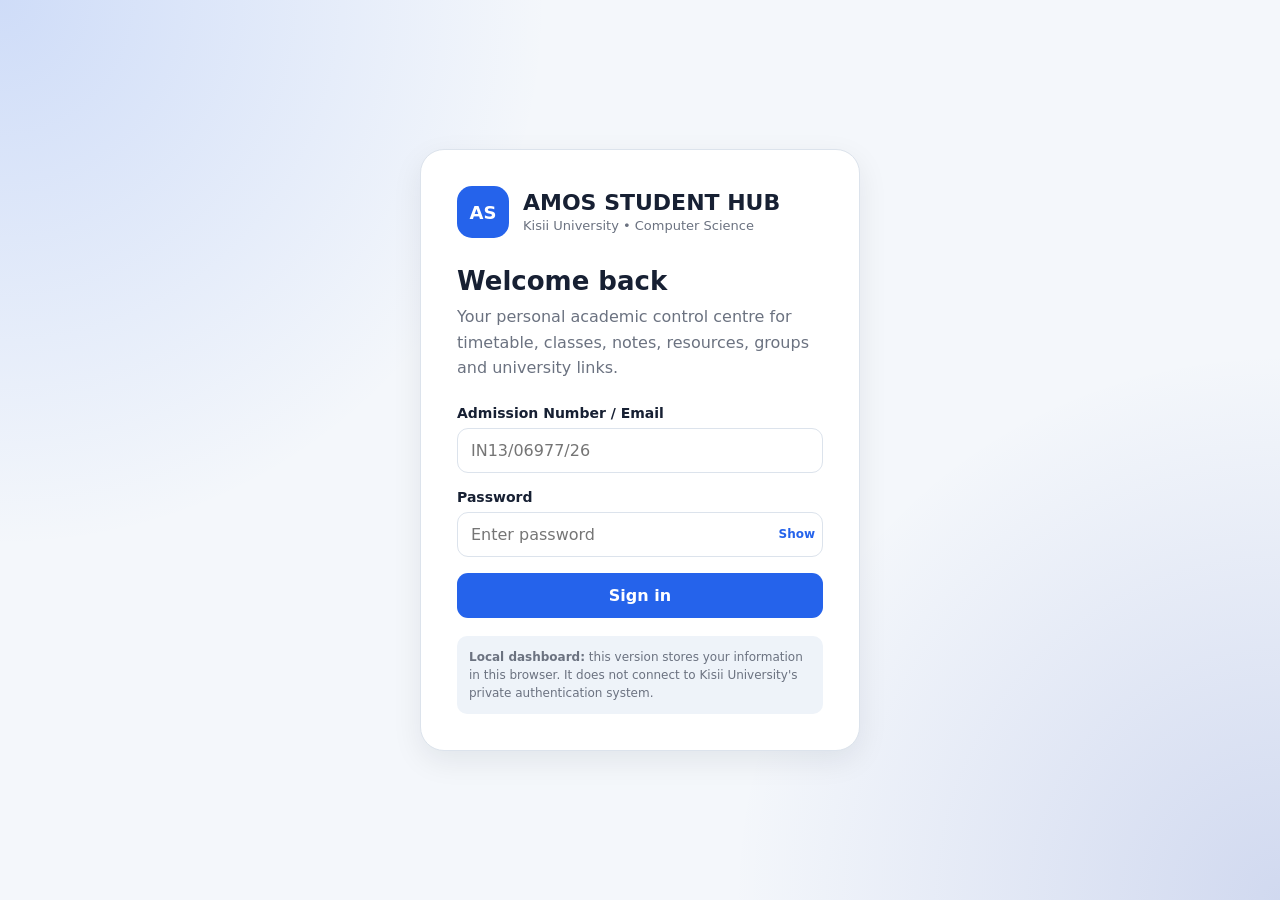
<file: index.html>
<!DOCTYPE html>
<html lang="en">
<head>
    <meta charset="UTF-8">
    <meta name="viewport" content="width=device-width, initial-scale=1.0">

    <title>AMOS STUDENT HUB</title>

    <meta
        name="description"
        content="AMOS STUDENT HUB - Personal academic management dashboard for a Kisii University Computer Science student."
    >
    <link rel="icon" type="image/png" href="assets/favicon.png">
    <link rel="stylesheet" href="css/style.css">
    <link rel="icon" type="image/x-icon" href="assets/favicon.ico">
</head>

<body>

<!-- =========================================================
     LOGIN SCREEN
========================================================= -->

<div id="loginScreen">

    <div class="login-card">

        <div class="brand">
            <div class="brand-logo">AS</div>

            <div>
                <h1>AMOS STUDENT HUB</h1>
                <span>Kisii University • Computer Science</span>
            </div>
        </div>

        <h2>Welcome back</h2>

        <p class="login-description">
            Your personal academic control centre for timetable,
            classes, notes, resources, groups and university links.
        </p>

        <div id="loginError" class="login-error hidden"></div>

        <form id="loginForm">

            <div class="field">
                <label for="loginUsername">
                    Admission Number / Email
                </label>

                <input
                    id="loginUsername"
                    type="text"
                    autocomplete="username"
                    placeholder="IN13/06977/26"
                    required
                >
            </div>

            <div class="field">
                <label for="loginPassword">
                    Password
                </label>

                <div class="password-wrapper">

                    <input
                        id="loginPassword"
                        type="password"
                        autocomplete="current-password"
                        placeholder="Enter password"
                        required
                    >

                    <button
                        type="button"
                        class="show-password"
                        id="togglePassword"
                    >
                        Show
                    </button>

                </div>
            </div>

            <button
                type="submit"
                class="primary-btn"
            >
                Sign in
            </button>

        </form>

        <div class="login-hint">
            <strong>Local dashboard:</strong>
            this version stores your information in this browser.
            It does not connect to Kisii University's private
            authentication system.
        </div>

    </div>

</div>


<!-- =========================================================
     MAIN APPLICATION
========================================================= -->

<div id="app" class="hidden">

    <!-- SIDEBAR -->

    <aside class="sidebar" id="sidebar">

        <div class="sidebar-brand">

            <div class="brand-logo">
                AS
            </div>

            <div>
                <h2>AMOS HUB</h2>
                <p>BSc Computer Science</p>
            </div>

        </div>


        <div class="nav-section">
            Main
        </div>

        <button
            class="nav-link active"
            data-section="dashboard"
        >
            <span class="nav-icon">⌂</span>
            Dashboard
        </button>

        <button
            class="nav-link"
            data-section="timetable"
        >
            <span class="nav-icon">▦</span>
            Timetable
        </button>

        <button
            class="nav-link"
            data-section="units"
        >
            <span class="nav-icon">▤</span>
            My Units
        </button>


        <div class="nav-section">
            Academic
        </div>

        <button
            class="nav-link"
            data-section="notes"
        >
            <span class="nav-icon">✎</span>
            My Notes
        </button>

        <button
            class="nav-link"
            data-section="resources"
        >
            <span class="nav-icon">▣</span>
            Resources
        </button>

        <button
            class="nav-link"
            data-section="transcripts"
        >
            <span class="nav-icon">▥</span>
            Transcripts
        </button>


        <div class="nav-section">
            Communication
        </div>

        <button
            class="nav-link"
            data-section="announcements"
        >
            <span class="nav-icon">!</span>
            Announcements
        </button>

        <button
            class="nav-link"
            data-section="groups"
        >
            <span class="nav-icon">♟</span>
            Groups
        </button>


        <div class="nav-section">
            Account
        </div>

        <button
            class="nav-link"
            data-section="profile"
        >
            <span class="nav-icon">●</span>
            My Profile
        </button>

        <button
            class="nav-link"
            data-section="settings"
        >
            <span class="nav-icon">⚙</span>
            Settings
        </button>


        <div class="sidebar-bottom">

            <button
                class="nav-link"
                id="logoutBtn"
            >
                <span class="nav-icon">↪</span>
                Logout
            </button>

        </div>

    </aside>


    <!-- MAIN -->

    <main class="main">

        <header class="topbar">

            <div style="display:flex;align-items:center;gap:12px;">

                <button
                    class="mobile-menu"
                    id="mobileMenu"
                    aria-label="Open menu"
                >
                    ☰
                </button>

                <div class="topbar-title">
                    <h1 id="pageTitle">
                        Dashboard
                    </h1>

                    <p>
                        IN13/06977/26 • Year 1 • BSc Computer Science
                    </p>
                </div>

            </div>

            <div class="topbar-actions">

                <button
                    class="icon-btn"
                    id="themeToggle"
                    title="Toggle theme"
                >
                    ◐
                </button>

            </div>

        </header>


        <div class="content">

            <!-- =================================================
                 DASHBOARD
            ================================================== -->

            <section
                id="dashboard"
                class="page-section active"
            >

                <div class="welcome-card">

                    <h2 id="welcomeText">
                        Welcome, Amos
                    </h2>

                    <p>
                        Keep your university life organised from one place.
                    </p>

                    <div
                        class="date-display"
                        id="currentDate"
                    ></div>

                </div>


                <div class="stats-grid">

                    <div class="stat-card">

                        <div class="stat-icon">▦</div>

                        <div
                            class="stat-number"
                            id="statClasses"
                        >
                            0
                        </div>

                        <div class="stat-label">
                            Classes this week
                        </div>

                    </div>


                    <div class="stat-card">

                        <div class="stat-icon">▤</div>

                        <div
                            class="stat-number"
                            id="statUnits"
                        >
                            7
                        </div>

                        <div class="stat-label">
                            Current units
                        </div>

                    </div>


                    <div class="stat-card">

                        <div class="stat-icon">✎</div>

                        <div
                            class="stat-number"
                            id="statNotes"
                        >
                            0
                        </div>

                        <div class="stat-label">
                            Saved notes
                        </div>

                    </div>


                    <div class="stat-card">

                        <div class="stat-icon">!</div>

                        <div
                            class="stat-number"
                            id="statAnnouncements"
                        >
                            0
                        </div>

                        <div class="stat-label">
                            Announcements
                        </div>

                    </div>

                </div>


                <div class="dashboard-grid">

                    <div class="card">

                        <div class="card-title">

                            <h3>
                                Today's Classes
                            </h3>

                            <span id="todayName"></span>

                        </div>

                        <div id="todayClasses">
                        </div>

                    </div>


                    <div class="card">

                        <div class="card-title">

                            <h3>
                                University Quick Links
                            </h3>

                        </div>

                        <div class="quick-links">

                            <a
                                class="quick-link"
                                href="https://elearning.kisiiuniversity.ac.ke/login/index.php"
                                target="_blank"
                                rel="noopener noreferrer"
                            >
                                <div class="quick-link-icon">🎓</div>

                                <strong>
                                    Kisii E-Learning
                                </strong>

                                <small>
                                    LMS / online classes
                                </small>

                            </a>


                            <a
                                class="quick-link"
                                href="https://cs-class-hub-tau.vercel.app"
                                target="_blank"
                                rel="noopener noreferrer"
                            >
                                <div class="quick-link-icon">💻</div>

                                <strong>
                                    CS Class Hub
                                </strong>

                                <small>
                                    Class updates
                                </small>

                            </a>


                            <a
                                class="quick-link"
                                href="https://kisiiuniversity.ac.ke"
                                target="_blank"
                                rel="noopener noreferrer"
                            >
                                <div class="quick-link-icon">🏫</div>

                                <strong>
                                    Kisii University
                                </strong>

                                <small>
                                    Official website
                                </small>

                            </a>


                            <button
                                class="quick-link"
                                data-section="resources"
                                style="text-align:left;background:var(--surface);color:var(--text);"
                            >
                                <div class="quick-link-icon">📚</div>

                                <strong>
                                    Resources
                                </strong>

                                <small>
                                    Study materials
                                </small>

                            </button>

                        </div>

                    </div>


                    <div class="card">

                        <div class="card-title">

                            <h3>
                                Recent Announcements
                            </h3>

                            <button
                                class="btn"
                                data-section="announcements"
                            >
                                View all
                            </button>

                        </div>

                        <div id="dashboardAnnouncements">
                        </div>

                    </div>


                    <div class="card">

                        <div class="card-title">

                            <h3>
                                Next Class
                            </h3>

                        </div>

                        <div id="nextClass">
                        </div>

                    </div>

                </div>

            </section>


            <!-- =================================================
                 TIMETABLE
            ================================================== -->

            <section
                id="timetable"
                class="page-section"
            >

                <div class="section-heading">

                    <div>
                        <h2>Class Timetable</h2>

                        <p>
                            IN13 Computer Science • August–December 2026
                        </p>
                    </div>

                    <div class="actions">

                        <button
                            class="btn btn-primary"
                            id="addClassBtn"
                        >
                            + Add Class
                        </button>

                    </div>

                </div>


                <div class="card">

                    <div class="timetable-wrapper">

                        <table class="timetable">

                            <thead>

                                <tr>
                                    <th>Day</th>
                                    <th>Time</th>
                                    <th>Unit</th>
                                    <th>Venue</th>
                                    <th>Mode</th>
                                    <th>Actions</th>
                                </tr>

                            </thead>

                            <tbody id="timetableBody">
                            </tbody>

                        </table>

                    </div>

                </div>

            </section>


            <!-- =================================================
                 UNITS
            ================================================== -->

            <section
                id="units"
                class="page-section"
            >

                <div class="section-heading">

                    <div>
                        <h2>My Units</h2>

                        <p>
                            Current Year 1 Computer Science units
                        </p>
                    </div>

                </div>

                <div
                    class="unit-grid"
                    id="unitGrid"
                ></div>

            </section>


            <!-- =================================================
                 NOTES
            ================================================== -->

            <section
                id="notes"
                class="page-section"
            >

                <div class="section-heading">

                    <div>
                        <h2>My Notes</h2>

                        <p>
                            Keep your personal lecture and revision notes here.
                        </p>
                    </div>

                    <button
                        class="btn btn-primary"
                        id="addNoteBtn"
                    >
                        + Add Note
                    </button>

                </div>

                <div class="card">

                    <div class="data-table-wrapper">

                        <table class="data-table">

                            <thead>
                                <tr>
                                    <th>Title</th>
                                    <th>Unit</th>
                                    <th>Type</th>
                                    <th>Date</th>
                                    <th>Actions</th>
                                </tr>
                            </thead>

                            <tbody id="notesBody">
                            </tbody>

                        </table>

                    </div>

                </div>

            </section>


            <!-- =================================================
                 RESOURCES
            ================================================== -->

            <section
                id="resources"
                class="page-section"
            >

                <div class="section-heading">

                    <div>
                        <h2>Resources</h2>

                        <p>
                            Useful university and personal study resources.
                        </p>
                    </div>

                    <button
                        class="btn btn-primary"
                        id="addResourceBtn"
                    >
                        + Add Resource
                    </button>

                </div>

                <div
                    class="resource-grid"
                    id="resourceGrid"
                ></div>

            </section>


            <!-- =================================================
                 TRANSCRIPTS
            ================================================== -->

            <section
                id="transcripts"
                class="page-section"
            >

                <div class="section-heading">

                    <div>
                        <h2>Academic Transcript</h2>

                        <p>
                            Store and organise transcript records when results become available.
                        </p>
                    </div>

                    <button
                        class="btn btn-primary"
                        id="addTranscriptBtn"
                    >
                        + Add Result
                    </button>

                </div>


                <div class="card">

                    <div class="data-table-wrapper">

                        <table class="data-table">

                            <thead>
                                <tr>
                                    <th>Unit</th>
                                    <th>Marks</th>
                                    <th>Grade</th>
                                    <th>Semester</th>
                                    <th>Actions</th>
                                </tr>
                            </thead>

                            <tbody id="transcriptsBody">
                            </tbody>

                        </table>

                    </div>

                </div>

            </section>


            <!-- =================================================
                 ANNOUNCEMENTS
            ================================================== -->

            <section
                id="announcements"
                class="page-section"
            >

                <div class="section-heading">

                    <div>
                        <h2>Announcements</h2>

                        <p>
                            Personal academic notices and important updates.
                        </p>
                    </div>

                    <button
                        class="btn btn-primary"
                        id="addAnnouncementBtn"
                    >
                        + Add Announcement
                    </button>

                </div>


                <div
                    class="card"
                    id="announcementList"
                ></div>

            </section>


            <!-- =================================================
                 GROUPS
            ================================================== -->

            <section
                id="groups"
                class="page-section"
            >

                <div class="section-heading">

                    <div>
                        <h2>Groups</h2>

                        <p>
                            Keep track of class, assignment and project groups.
                        </p>
                    </div>

                    <button
                        class="btn btn-primary"
                        id="addGroupBtn"
                    >
                        + Add Group
                    </button>

                </div>


                <div class="card">

                    <div class="data-table-wrapper">

                        <table class="data-table">

                            <thead>
                                <tr>
                                    <th>Group</th>
                                    <th>Purpose</th>
                                    <th>Members</th>
                                    <th>Contact</th>
                                    <th>Actions</th>
                                </tr>
                            </thead>

                            <tbody id="groupsBody">
                            </tbody>

                        </table>

                    </div>

                </div>

            </section>


            <!-- =================================================
                 PROFILE
            ================================================== -->

            <section
                id="profile"
                class="page-section"
            >

                <div class="section-heading">

                    <div>
                        <h2>My Profile</h2>

                        <p>
                            Your student information.
                        </p>
                    </div>

                    <button
                        class="btn btn-primary"
                        id="editProfileBtn"
                    >
                        Edit Profile
                    </button>

                </div>


                <div class="profile-grid">

                    <div class="card profile-card">

                        <div
                            class="avatar"
                            id="profileAvatar"
                        >
                            AM
                        </div>

                        <h3 id="profileName">
                            AMOS KIPRONO
                        </h3>

                        <p>
                            BSc Computer Science
                        </p>

                        <p>
                            Kisii University
                        </p>

                    </div>


                    <div class="card">

                        <div class="profile-info">

                            <div class="info-box">
                                <small>Admission Number</small>
                                <strong id="profileAdmission">
                                    IN13/06977/26
                                </strong>
                            </div>

                            <div class="info-box">
                                <small>Year</small>
                                <strong id="profileYear">
                                    Year 1
                                </strong>
                            </div>

                            <div class="info-box">
                                <small>Programme</small>
                                <strong>
                                    BSc Computer Science
                                </strong>
                            </div>

                            <div class="info-box">
                                <small>Campus</small>
                                <strong>
                                    Main Campus
                                </strong>
                            </div>

                            <div class="info-box">
                                <small>Semester</small>
                                <strong>
                                    August–December 2026
                                </strong>
                            </div>

                            <div class="info-box">
                                <small>University</small>
                                <strong>
                                    Kisii University
                                </strong>
                            </div>

                        </div>

                    </div>

                </div>

            </section>


            <!-- =================================================
                 SETTINGS
            ================================================== -->

            <section
                id="settings"
                class="page-section"
            >

                <div class="section-heading">

                    <div>
                        <h2>Settings</h2>

                        <p>
                            Manage your local AMOS STUDENT HUB.
                        </p>
                    </div>

                </div>


                <div class="dashboard-grid">

                    <div class="card">

                        <div class="card-title">
                            <h3>Backup Data</h3>
                        </div>

                        <p style="color:var(--muted);font-size:13px;line-height:1.6;margin-bottom:15px;">
                            Export your timetable, notes, announcements,
                            groups, resources, transcript records and
                            profile settings into a JSON backup file.
                        </p>

                        <button
                            class="btn btn-primary"
                            id="exportDataBtn"
                        >
                            Export Hub Data
                        </button>

                    </div>


                    <div class="card">

                        <div class="card-title">
                            <h3>Restore Data</h3>
                        </div>

                        <p style="color:var(--muted);font-size:13px;line-height:1.6;margin-bottom:15px;">
                            Restore a previously exported AMOS STUDENT HUB
                            JSON backup.
                        </p>

                        <input
                            type="file"
                            id="importDataInput"
                            accept=".json,application/json"
                        >

                    </div>


                    <div class="card">

                        <div class="card-title">
                            <h3>Appearance</h3>
                        </div>

                        <button
                            class="btn"
                            id="settingsThemeBtn"
                        >
                            Toggle Dark / Light Mode
                        </button>

                    </div>


                    <div class="card">

                        <div class="card-title">
                            <h3>Reset Local Data</h3>
                        </div>

                        <p style="color:var(--muted);font-size:13px;line-height:1.6;margin-bottom:15px;">
                            This permanently removes locally stored
                            AMOS STUDENT HUB changes from this browser.
                        </p>

                        <button
                            class="btn btn-danger"
                            id="resetDataBtn"
                        >
                            Reset Data
                        </button>

                    </div>

                </div>

            </section>

        </div>

    </main>

</div>


<!-- =========================================================
     MODAL
========================================================= -->

<div
    class="modal-overlay"
    id="modalOverlay"
>

    <div class="modal">

        <div class="modal-header">

            <h3 id="modalTitle">
                Edit
            </h3>

            <button
                class="modal-close"
                id="modalClose"
            >
                ×
            </button>

        </div>

        <div id="modalBody"></div>

        <div class="modal-footer">

            <button
                class="btn"
                id="modalCancel"
            >
                Cancel
            </button>

            <button
                class="btn btn-primary"
                id="modalSave"
            >
                Save
            </button>

        </div>

    </div>

</div>


<!-- TOASTS -->

<div id="toastContainer"></div>
    <script src="js/storage.js"></script>
    <script src="js/navigation.js"></script>
    <script src="js/timetable.js"></script>
    <script src="js/notes.js"></script>
    <script src="data/courses.js"></script>
    <script src="data/timetable.js"></script>
    <script src="data/announcements.js"></script>
    <script src="js/app.js"></script>
</body>
</html>
</file>
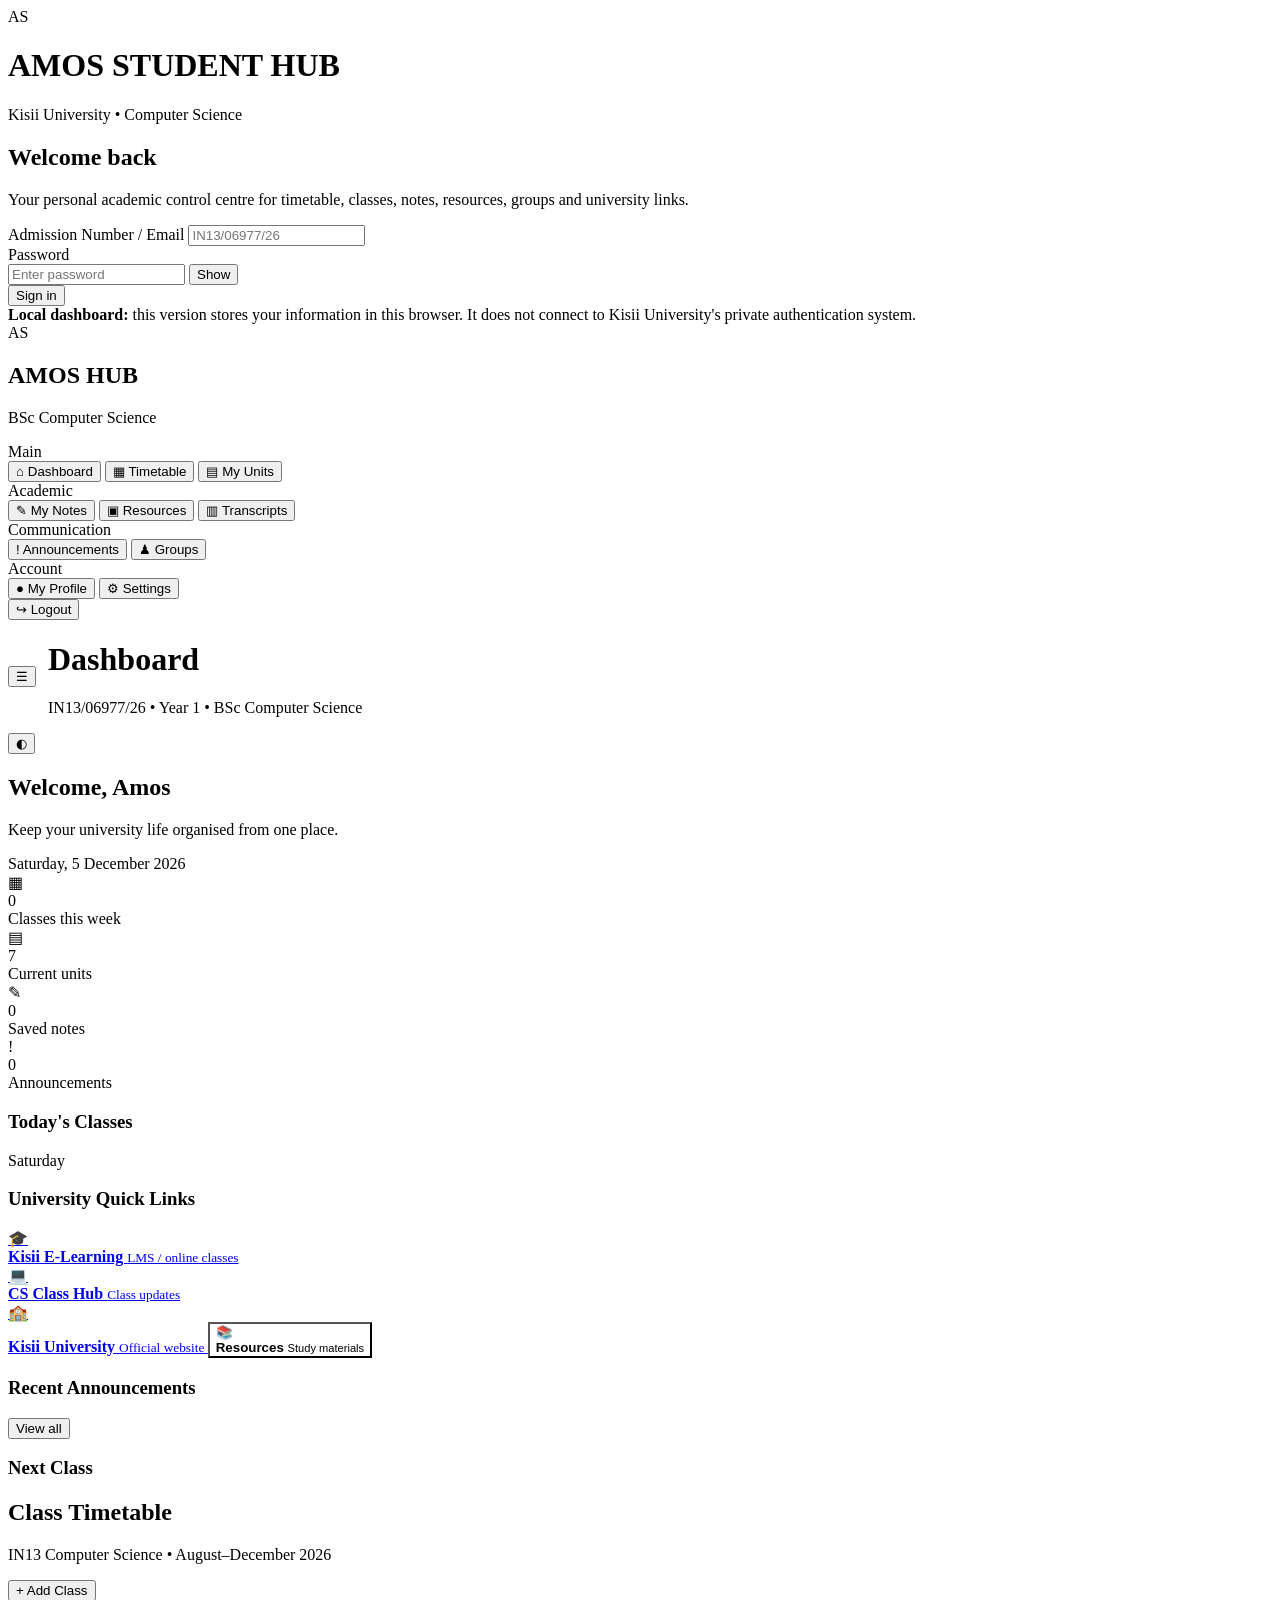
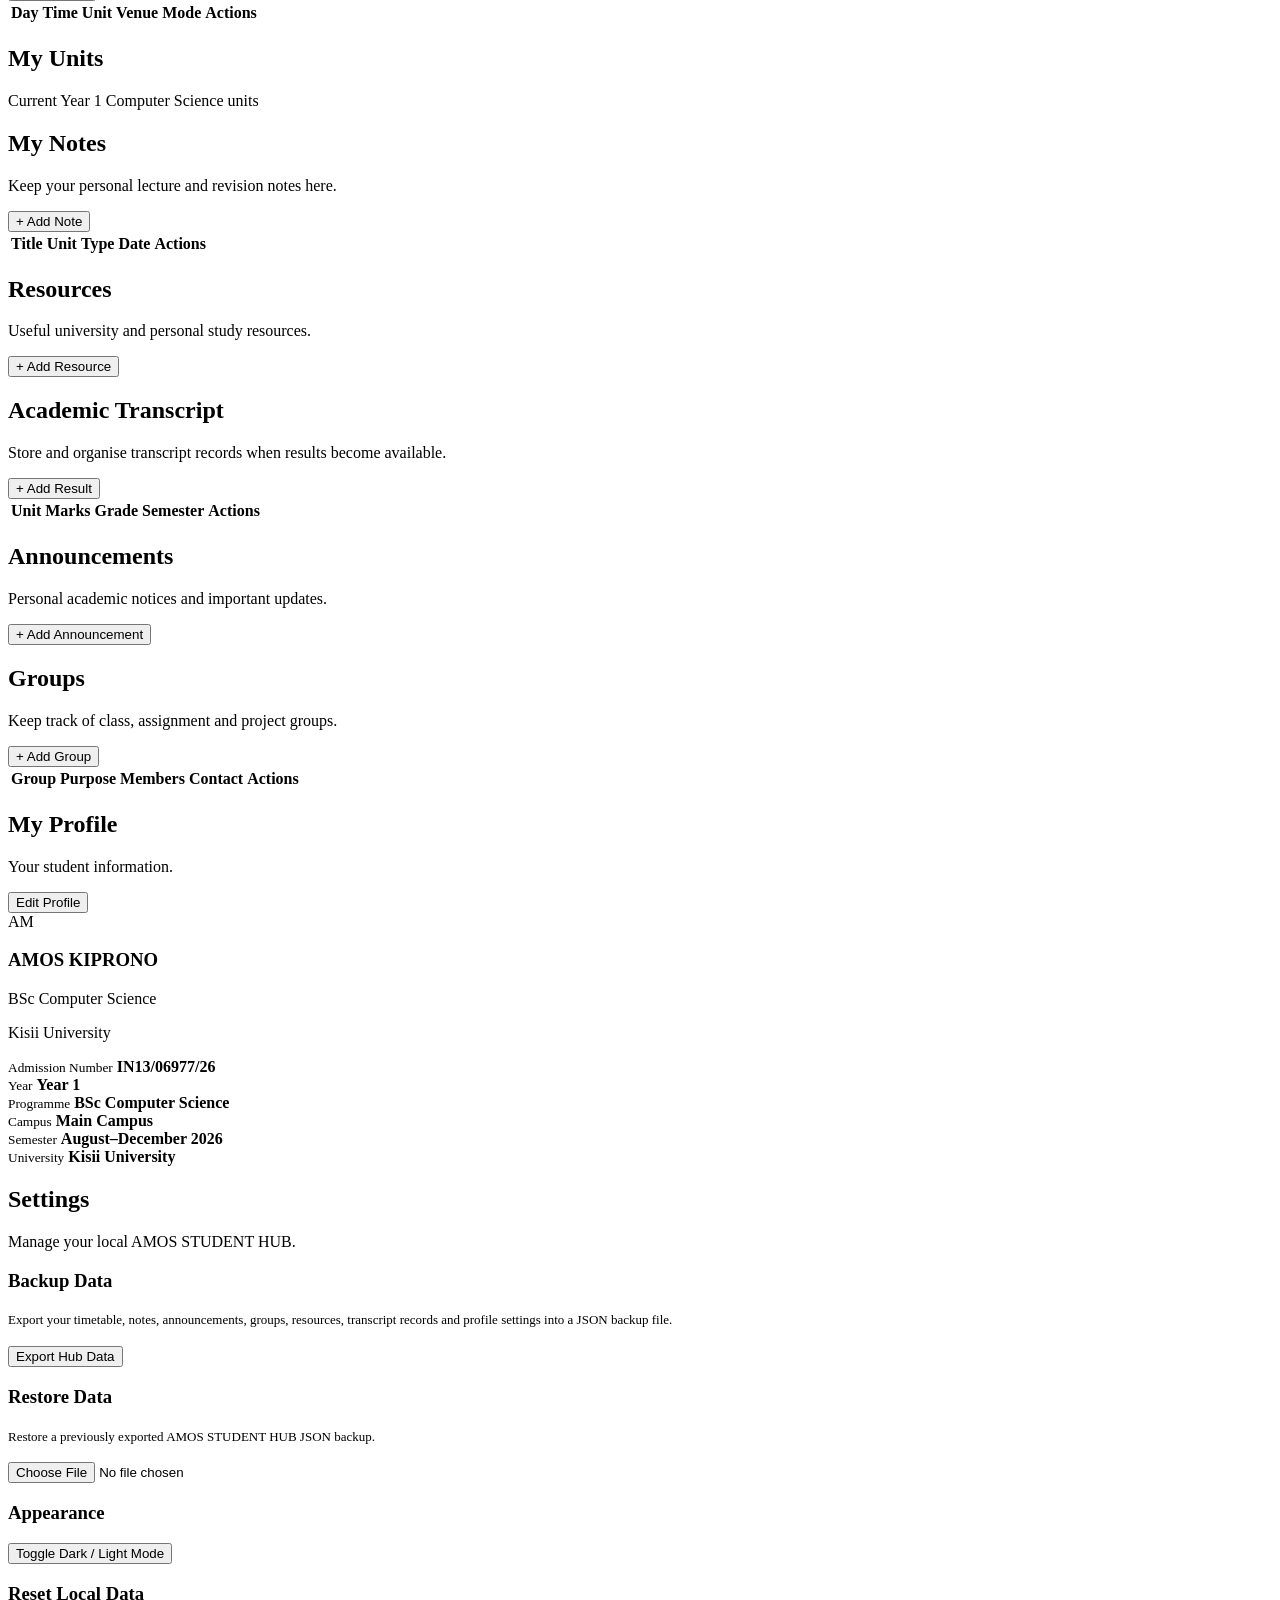
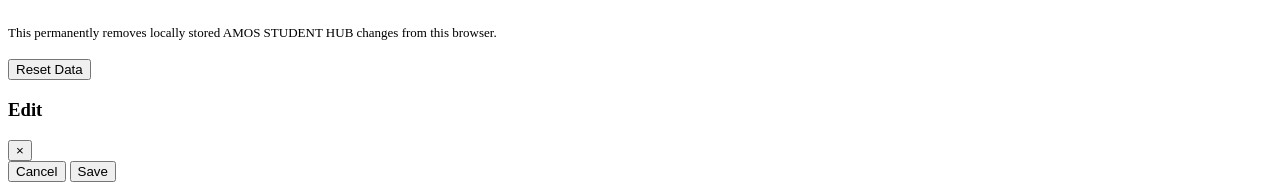
<file: index-backup.html>
<!DOCTYPE html>
<html lang="en">
<head>
    <meta charset="UTF-8">
    <meta name="viewport" content="width=device-width, initial-scale=1.0">

    <title>AMOS STUDENT HUB</title>

    <meta
        name="description"
        content="AMOS STUDENT HUB - Personal academic management dashboard for a Kisii University Computer Science student."
    >
</head>

<body>

<!-- =========================================================
     LOGIN SCREEN
========================================================= -->

<div id="loginScreen">

    <div class="login-card">

        <div class="brand">
            <div class="brand-logo">AS</div>

            <div>
                <h1>AMOS STUDENT HUB</h1>
                <span>Kisii University • Computer Science</span>
            </div>
        </div>

        <h2>Welcome back</h2>

        <p class="login-description">
            Your personal academic control centre for timetable,
            classes, notes, resources, groups and university links.
        </p>

        <div id="loginError" class="login-error hidden"></div>

        <form id="loginForm">

            <div class="field">
                <label for="loginUsername">
                    Admission Number / Email
                </label>

                <input
                    id="loginUsername"
                    type="text"
                    autocomplete="username"
                    placeholder="IN13/06977/26"
                    required
                >
            </div>

            <div class="field">
                <label for="loginPassword">
                    Password
                </label>

                <div class="password-wrapper">

                    <input
                        id="loginPassword"
                        type="password"
                        autocomplete="current-password"
                        placeholder="Enter password"
                        required
                    >

                    <button
                        type="button"
                        class="show-password"
                        id="togglePassword"
                    >
                        Show
                    </button>

                </div>
            </div>

            <button
                type="submit"
                class="primary-btn"
            >
                Sign in
            </button>

        </form>

        <div class="login-hint">
            <strong>Local dashboard:</strong>
            this version stores your information in this browser.
            It does not connect to Kisii University's private
            authentication system.
        </div>

    </div>

</div>


<!-- =========================================================
     MAIN APPLICATION
========================================================= -->

<div id="app" class="hidden">

    <!-- SIDEBAR -->

    <aside class="sidebar" id="sidebar">

        <div class="sidebar-brand">

            <div class="brand-logo">
                AS
            </div>

            <div>
                <h2>AMOS HUB</h2>
                <p>BSc Computer Science</p>
            </div>

        </div>


        <div class="nav-section">
            Main
        </div>

        <button
            class="nav-link active"
            data-section="dashboard"
        >
            <span class="nav-icon">⌂</span>
            Dashboard
        </button>

        <button
            class="nav-link"
            data-section="timetable"
        >
            <span class="nav-icon">▦</span>
            Timetable
        </button>

        <button
            class="nav-link"
            data-section="units"
        >
            <span class="nav-icon">▤</span>
            My Units
        </button>


        <div class="nav-section">
            Academic
        </div>

        <button
            class="nav-link"
            data-section="notes"
        >
            <span class="nav-icon">✎</span>
            My Notes
        </button>

        <button
            class="nav-link"
            data-section="resources"
        >
            <span class="nav-icon">▣</span>
            Resources
        </button>

        <button
            class="nav-link"
            data-section="transcripts"
        >
            <span class="nav-icon">▥</span>
            Transcripts
        </button>


        <div class="nav-section">
            Communication
        </div>

        <button
            class="nav-link"
            data-section="announcements"
        >
            <span class="nav-icon">!</span>
            Announcements
        </button>

        <button
            class="nav-link"
            data-section="groups"
        >
            <span class="nav-icon">♟</span>
            Groups
        </button>


        <div class="nav-section">
            Account
        </div>

        <button
            class="nav-link"
            data-section="profile"
        >
            <span class="nav-icon">●</span>
            My Profile
        </button>

        <button
            class="nav-link"
            data-section="settings"
        >
            <span class="nav-icon">⚙</span>
            Settings
        </button>


        <div class="sidebar-bottom">

            <button
                class="nav-link"
                id="logoutBtn"
            >
                <span class="nav-icon">↪</span>
                Logout
            </button>

        </div>

    </aside>


    <!-- MAIN -->

    <main class="main">

        <header class="topbar">

            <div style="display:flex;align-items:center;gap:12px;">

                <button
                    class="mobile-menu"
                    id="mobileMenu"
                    aria-label="Open menu"
                >
                    ☰
                </button>

                <div class="topbar-title">
                    <h1 id="pageTitle">
                        Dashboard
                    </h1>

                    <p>
                        IN13/06977/26 • Year 1 • BSc Computer Science
                    </p>
                </div>

            </div>

            <div class="topbar-actions">

                <button
                    class="icon-btn"
                    id="themeToggle"
                    title="Toggle theme"
                >
                    ◐
                </button>

            </div>

        </header>


        <div class="content">

            <!-- =================================================
                 DASHBOARD
            ================================================== -->

            <section
                id="dashboard"
                class="page-section active"
            >

                <div class="welcome-card">

                    <h2 id="welcomeText">
                        Welcome, Amos
                    </h2>

                    <p>
                        Keep your university life organised from one place.
                    </p>

                    <div
                        class="date-display"
                        id="currentDate"
                    ></div>

                </div>


                <div class="stats-grid">

                    <div class="stat-card">

                        <div class="stat-icon">▦</div>

                        <div
                            class="stat-number"
                            id="statClasses"
                        >
                            0
                        </div>

                        <div class="stat-label">
                            Classes this week
                        </div>

                    </div>


                    <div class="stat-card">

                        <div class="stat-icon">▤</div>

                        <div
                            class="stat-number"
                            id="statUnits"
                        >
                            7
                        </div>

                        <div class="stat-label">
                            Current units
                        </div>

                    </div>


                    <div class="stat-card">

                        <div class="stat-icon">✎</div>

                        <div
                            class="stat-number"
                            id="statNotes"
                        >
                            0
                        </div>

                        <div class="stat-label">
                            Saved notes
                        </div>

                    </div>


                    <div class="stat-card">

                        <div class="stat-icon">!</div>

                        <div
                            class="stat-number"
                            id="statAnnouncements"
                        >
                            0
                        </div>

                        <div class="stat-label">
                            Announcements
                        </div>

                    </div>

                </div>


                <div class="dashboard-grid">

                    <div class="card">

                        <div class="card-title">

                            <h3>
                                Today's Classes
                            </h3>

                            <span id="todayName"></span>

                        </div>

                        <div id="todayClasses">
                        </div>

                    </div>


                    <div class="card">

                        <div class="card-title">

                            <h3>
                                University Quick Links
                            </h3>

                        </div>

                        <div class="quick-links">

                            <a
                                class="quick-link"
                                href="https://elearning.kisiiuniversity.ac.ke/login/index.php"
                                target="_blank"
                                rel="noopener noreferrer"
                            >
                                <div class="quick-link-icon">🎓</div>

                                <strong>
                                    Kisii E-Learning
                                </strong>

                                <small>
                                    LMS / online classes
                                </small>

                            </a>


                            <a
                                class="quick-link"
                                href="https://cs-class-hub-tau.vercel.app"
                                target="_blank"
                                rel="noopener noreferrer"
                            >
                                <div class="quick-link-icon">💻</div>

                                <strong>
                                    CS Class Hub
                                </strong>

                                <small>
                                    Class updates
                                </small>

                            </a>


                            <a
                                class="quick-link"
                                href="https://kisiiuniversity.ac.ke"
                                target="_blank"
                                rel="noopener noreferrer"
                            >
                                <div class="quick-link-icon">🏫</div>

                                <strong>
                                    Kisii University
                                </strong>

                                <small>
                                    Official website
                                </small>

                            </a>


                            <button
                                class="quick-link"
                                data-section="resources"
                                style="text-align:left;background:var(--surface);color:var(--text);"
                            >
                                <div class="quick-link-icon">📚</div>

                                <strong>
                                    Resources
                                </strong>

                                <small>
                                    Study materials
                                </small>

                            </button>

                        </div>

                    </div>


                    <div class="card">

                        <div class="card-title">

                            <h3>
                                Recent Announcements
                            </h3>

                            <button
                                class="btn"
                                data-section="announcements"
                            >
                                View all
                            </button>

                        </div>

                        <div id="dashboardAnnouncements">
                        </div>

                    </div>


                    <div class="card">

                        <div class="card-title">

                            <h3>
                                Next Class
                            </h3>

                        </div>

                        <div id="nextClass">
                        </div>

                    </div>

                </div>

            </section>


            <!-- =================================================
                 TIMETABLE
            ================================================== -->

            <section
                id="timetable"
                class="page-section"
            >

                <div class="section-heading">

                    <div>
                        <h2>Class Timetable</h2>

                        <p>
                            IN13 Computer Science • August–December 2026
                        </p>
                    </div>

                    <div class="actions">

                        <button
                            class="btn btn-primary"
                            id="addClassBtn"
                        >
                            + Add Class
                        </button>

                    </div>

                </div>


                <div class="card">

                    <div class="timetable-wrapper">

                        <table class="timetable">

                            <thead>

                                <tr>
                                    <th>Day</th>
                                    <th>Time</th>
                                    <th>Unit</th>
                                    <th>Venue</th>
                                    <th>Mode</th>
                                    <th>Actions</th>
                                </tr>

                            </thead>

                            <tbody id="timetableBody">
                            </tbody>

                        </table>

                    </div>

                </div>

            </section>


            <!-- =================================================
                 UNITS
            ================================================== -->

            <section
                id="units"
                class="page-section"
            >

                <div class="section-heading">

                    <div>
                        <h2>My Units</h2>

                        <p>
                            Current Year 1 Computer Science units
                        </p>
                    </div>

                </div>

                <div
                    class="unit-grid"
                    id="unitGrid"
                ></div>

            </section>


            <!-- =================================================
                 NOTES
            ================================================== -->

            <section
                id="notes"
                class="page-section"
            >

                <div class="section-heading">

                    <div>
                        <h2>My Notes</h2>

                        <p>
                            Keep your personal lecture and revision notes here.
                        </p>
                    </div>

                    <button
                        class="btn btn-primary"
                        id="addNoteBtn"
                    >
                        + Add Note
                    </button>

                </div>

                <div class="card">

                    <div class="data-table-wrapper">

                        <table class="data-table">

                            <thead>
                                <tr>
                                    <th>Title</th>
                                    <th>Unit</th>
                                    <th>Type</th>
                                    <th>Date</th>
                                    <th>Actions</th>
                                </tr>
                            </thead>

                            <tbody id="notesBody">
                            </tbody>

                        </table>

                    </div>

                </div>

            </section>


            <!-- =================================================
                 RESOURCES
            ================================================== -->

            <section
                id="resources"
                class="page-section"
            >

                <div class="section-heading">

                    <div>
                        <h2>Resources</h2>

                        <p>
                            Useful university and personal study resources.
                        </p>
                    </div>

                    <button
                        class="btn btn-primary"
                        id="addResourceBtn"
                    >
                        + Add Resource
                    </button>

                </div>

                <div
                    class="resource-grid"
                    id="resourceGrid"
                ></div>

            </section>


            <!-- =================================================
                 TRANSCRIPTS
            ================================================== -->

            <section
                id="transcripts"
                class="page-section"
            >

                <div class="section-heading">

                    <div>
                        <h2>Academic Transcript</h2>

                        <p>
                            Store and organise transcript records when results become available.
                        </p>
                    </div>

                    <button
                        class="btn btn-primary"
                        id="addTranscriptBtn"
                    >
                        + Add Result
                    </button>

                </div>


                <div class="card">

                    <div class="data-table-wrapper">

                        <table class="data-table">

                            <thead>
                                <tr>
                                    <th>Unit</th>
                                    <th>Marks</th>
                                    <th>Grade</th>
                                    <th>Semester</th>
                                    <th>Actions</th>
                                </tr>
                            </thead>

                            <tbody id="transcriptsBody">
                            </tbody>

                        </table>

                    </div>

                </div>

            </section>


            <!-- =================================================
                 ANNOUNCEMENTS
            ================================================== -->

            <section
                id="announcements"
                class="page-section"
            >

                <div class="section-heading">

                    <div>
                        <h2>Announcements</h2>

                        <p>
                            Personal academic notices and important updates.
                        </p>
                    </div>

                    <button
                        class="btn btn-primary"
                        id="addAnnouncementBtn"
                    >
                        + Add Announcement
                    </button>

                </div>


                <div
                    class="card"
                    id="announcementList"
                ></div>

            </section>


            <!-- =================================================
                 GROUPS
            ================================================== -->

            <section
                id="groups"
                class="page-section"
            >

                <div class="section-heading">

                    <div>
                        <h2>Groups</h2>

                        <p>
                            Keep track of class, assignment and project groups.
                        </p>
                    </div>

                    <button
                        class="btn btn-primary"
                        id="addGroupBtn"
                    >
                        + Add Group
                    </button>

                </div>


                <div class="card">

                    <div class="data-table-wrapper">

                        <table class="data-table">

                            <thead>
                                <tr>
                                    <th>Group</th>
                                    <th>Purpose</th>
                                    <th>Members</th>
                                    <th>Contact</th>
                                    <th>Actions</th>
                                </tr>
                            </thead>

                            <tbody id="groupsBody">
                            </tbody>

                        </table>

                    </div>

                </div>

            </section>


            <!-- =================================================
                 PROFILE
            ================================================== -->

            <section
                id="profile"
                class="page-section"
            >

                <div class="section-heading">

                    <div>
                        <h2>My Profile</h2>

                        <p>
                            Your student information.
                        </p>
                    </div>

                    <button
                        class="btn btn-primary"
                        id="editProfileBtn"
                    >
                        Edit Profile
                    </button>

                </div>


                <div class="profile-grid">

                    <div class="card profile-card">

                        <div
                            class="avatar"
                            id="profileAvatar"
                        >
                            AM
                        </div>

                        <h3 id="profileName">
                            AMOS KIPRONO
                        </h3>

                        <p>
                            BSc Computer Science
                        </p>

                        <p>
                            Kisii University
                        </p>

                    </div>


                    <div class="card">

                        <div class="profile-info">

                            <div class="info-box">
                                <small>Admission Number</small>
                                <strong id="profileAdmission">
                                    IN13/06977/26
                                </strong>
                            </div>

                            <div class="info-box">
                                <small>Year</small>
                                <strong id="profileYear">
                                    Year 1
                                </strong>
                            </div>

                            <div class="info-box">
                                <small>Programme</small>
                                <strong>
                                    BSc Computer Science
                                </strong>
                            </div>

                            <div class="info-box">
                                <small>Campus</small>
                                <strong>
                                    Main Campus
                                </strong>
                            </div>

                            <div class="info-box">
                                <small>Semester</small>
                                <strong>
                                    August–December 2026
                                </strong>
                            </div>

                            <div class="info-box">
                                <small>University</small>
                                <strong>
                                    Kisii University
                                </strong>
                            </div>

                        </div>

                    </div>

                </div>

            </section>


            <!-- =================================================
                 SETTINGS
            ================================================== -->

            <section
                id="settings"
                class="page-section"
            >

                <div class="section-heading">

                    <div>
                        <h2>Settings</h2>

                        <p>
                            Manage your local AMOS STUDENT HUB.
                        </p>
                    </div>

                </div>


                <div class="dashboard-grid">

                    <div class="card">

                        <div class="card-title">
                            <h3>Backup Data</h3>
                        </div>

                        <p style="color:var(--muted);font-size:13px;line-height:1.6;margin-bottom:15px;">
                            Export your timetable, notes, announcements,
                            groups, resources, transcript records and
                            profile settings into a JSON backup file.
                        </p>

                        <button
                            class="btn btn-primary"
                            id="exportDataBtn"
                        >
                            Export Hub Data
                        </button>

                    </div>


                    <div class="card">

                        <div class="card-title">
                            <h3>Restore Data</h3>
                        </div>

                        <p style="color:var(--muted);font-size:13px;line-height:1.6;margin-bottom:15px;">
                            Restore a previously exported AMOS STUDENT HUB
                            JSON backup.
                        </p>

                        <input
                            type="file"
                            id="importDataInput"
                            accept=".json,application/json"
                        >

                    </div>


                    <div class="card">

                        <div class="card-title">
                            <h3>Appearance</h3>
                        </div>

                        <button
                            class="btn"
                            id="settingsThemeBtn"
                        >
                            Toggle Dark / Light Mode
                        </button>

                    </div>


                    <div class="card">

                        <div class="card-title">
                            <h3>Reset Local Data</h3>
                        </div>

                        <p style="color:var(--muted);font-size:13px;line-height:1.6;margin-bottom:15px;">
                            This permanently removes locally stored
                            AMOS STUDENT HUB changes from this browser.
                        </p>

                        <button
                            class="btn btn-danger"
                            id="resetDataBtn"
                        >
                            Reset Data
                        </button>

                    </div>

                </div>

            </section>

        </div>

    </main>

</div>


<!-- =========================================================
     MODAL
========================================================= -->

<div
    class="modal-overlay"
    id="modalOverlay"
>

    <div class="modal">

        <div class="modal-header">

            <h3 id="modalTitle">
                Edit
            </h3>

            <button
                class="modal-close"
                id="modalClose"
            >
                ×
            </button>

        </div>

        <div id="modalBody"></div>

        <div class="modal-footer">

            <button
                class="btn"
                id="modalCancel"
            >
                Cancel
            </button>

            <button
                class="btn btn-primary"
                id="modalSave"
            >
                Save
            </button>

        </div>

    </div>

</div>


<!-- TOASTS -->

<div id="toastContainer"></div>


<script>
"use strict";

/*
 * ============================================================
 * AMOS STUDENT HUB
 * Single-file local academic dashboard.
 * ============================================================
 */


/* ============================================================
   CONSTANTS
============================================================ */

const STORAGE_KEY = "amos_student_hub_v1";

const LOGIN_USERNAME = "IN13/06977/26";
const LOGIN_PASSWORD = "IN13/06977/26";

const ELEARNING_URL =
    "https://elearning.kisiiuniversity.ac.ke/login/index.php";

const CLASS_HUB_URL =
    "https://cs-class-hub-tau.vercel.app";


/* ============================================================
   DEFAULT DATA
============================================================ */

const DEFAULT_DATA = {

    profile: {
        name: "AMOS KIPRONO",
        admission: "IN13/06977/26",
        email: "",
        year: "Year 1",
        programme: "BSc Computer Science",
        campus: "Main Campus"
    },

    timetable: [

        {
            id: crypto.randomUUID(),
            day: "Monday",
            time: "9:00 AM – 11:00 AM",
            start: "09:00",
            end: "11:00",
            unit: "COMP 103 A",
            venue: "KSU C22",
            mode: "In-person"
        },

        {
            id: crypto.randomUUID(),
            day: "Tuesday",
            time: "7:00 AM – 9:00 AM",
            start: "07:00",
            end: "09:00",
            unit: "COMP 107",
            venue: "KSU T V3",
            mode: "Online / LMS"
        },

        {
            id: crypto.randomUUID(),
            day: "Tuesday",
            time: "1:00 PM – 3:00 PM",
            start: "13:00",
            end: "15:00",
            unit: "MATH 112 (COMP)",
            venue: "KSU LH 20",
            mode: "In-person"
        },

        {
            id: crypto.randomUUID(),
            day: "Wednesday",
            time: "12:00 PM – 1:00 PM",
            start: "12:00",
            end: "13:00",
            unit: "COMP 103",
            venue: "KSU T V6",
            mode: "Online / LMS"
        },

        {
            id: crypto.randomUUID(),
            day: "Wednesday",
            time: "1:00 PM – 2:00 PM",
            start: "13:00",
            end: "14:00",
            unit: "COMP 107",
            venue: "KSU T V7",
            mode: "Online / LMS"
        },

        {
            id: crypto.randomUUID(),
            day: "Wednesday",
            time: "5:00 PM – 7:00 PM",
            start: "17:00",
            end: "19:00",
            unit: "COMS 101 – SIST",
            venue: "KSU T V1",
            mode: "Online / LMS"
        },

        {
            id: crypto.randomUUID(),
            day: "Thursday",
            time: "9:00 AM – 11:00 AM",
            start: "09:00",
            end: "11:00",
            unit: "PHIL 104 – SIST",
            venue: "KSU T V1",
            mode: "Online / LMS"
        },

        {
            id: crypto.randomUUID(),
            day: "Thursday",
            time: "4:00 PM – 5:00 PM",
            start: "16:00",
            end: "17:00",
            unit: "COMP 103 B",
            venue: "COMP LAB 6",
            mode: "In-person"
        },

        {
            id: crypto.randomUUID(),
            day: "Friday",
            time: "11:00 AM – 12:00 PM",
            start: "11:00",
            end: "12:00",
            unit: "MATH 112 – COMP",
            venue: "KSU TC23",
            mode: "In-person"
        }

    ],

    units: [
        {
            code: "COMP 103 A",
            title: "Computer Applications / Computing Fundamentals",
            description: "Computer science foundations and practical computing concepts."
        },
        {
            code: "COMP 103 B",
            title: "Computer Applications / Computing Fundamentals",
            description: "Computer science practical and laboratory component."
        },
        {
            code: "COMP 103",
            title: "Computer Science Foundations",
            description: "General COMP 103 online/LMS teaching sessions."
        },
        {
            code: "COMP 107",
            title: "Computer Science Unit",
            description: "Current Year 1 computer science coursework."
        },
        {
            code: "MATH 112",
            title: "Mathematics for Computer Science",
            description: "Mathematical concepts used throughout computer science."
        },
        {
            code: "COMS 101",
            title: "Communication Skills",
            description: "Academic, professional and communication skills."
        },
        {
            code: "PHIL 104",
            title: "Philosophy",
            description: "Philosophical concepts, reasoning and critical thinking."
        }
    ],

    notes: [],

    announcements: [
        {
            id: crypto.randomUUID(),
            title: "AMOS STUDENT HUB is ready",
            message: "Use this dashboard to organise your timetable, notes, groups, resources and academic records.",
            date: new Date().toISOString().split("T")[0]
        }
    ],

    groups: [],

    resources: [
        {
            id: crypto.randomUUID(),
            title: "Kisii University E-Learning",
            description: "Access your LMS, online classes and course materials.",
            category: "University",
            url: ELEARNING_URL
        },
        {
            id: crypto.randomUUID(),
            title: "CS Class Hub",
            description: "External Computer Science class updates.",
            category: "Class",
            url: CLASS_HUB_URL
        },
        {
            id: crypto.randomUUID(),
            title: "Kisii University Website",
            description: "Official Kisii University website.",
            category: "University",
            url: "https://kisiiuniversity.ac.ke"
        }
    ],

    transcripts: []
};


/* ============================================================
   APPLICATION STATE
============================================================ */

let state = loadData();

let currentModalSave = null;


/* ============================================================
   DOM HELPERS
============================================================ */

function $(selector) {
    const element = document.querySelector(selector);

    if (!element) {
        throw new Error(`Required element not found: ${selector}`);
    }

    return element;
}


function escapeHTML(value) {
    return String(value ?? "")
        .replaceAll("&", "&amp;")
        .replaceAll("<", "&lt;")
        .replaceAll(">", "&gt;")
        .replaceAll('"', "&quot;")
        .replaceAll("'", "&#039;");
}


/* ============================================================
   STORAGE
============================================================ */

function cloneDefaultData() {
    return JSON.parse(JSON.stringify(DEFAULT_DATA));
}


function loadData() {

    try {

        const stored = localStorage.getItem(STORAGE_KEY);

        if (!stored) {
            return cloneDefaultData();
        }

        const parsed = JSON.parse(stored);

        return {
            ...cloneDefaultData(),
            ...parsed,
            profile: {
                ...DEFAULT_DATA.profile,
                ...(parsed.profile || {})
            },
            timetable: Array.isArray(parsed.timetable)
                ? parsed.timetable
                : cloneDefaultData().timetable,
            units: Array.isArray(parsed.units)
                ? parsed.units
                : cloneDefaultData().units,
            notes: Array.isArray(parsed.notes)
                ? parsed.notes
                : [],
            announcements: Array.isArray(parsed.announcements)
                ? parsed.announcements
                : [],
            groups: Array.isArray(parsed.groups)
                ? parsed.groups
                : [],
            resources: Array.isArray(parsed.resources)
                ? parsed.resources
                : [],
            transcripts: Array.isArray(parsed.transcripts)
                ? parsed.transcripts
                : []
        };

    } catch (error) {

        console.error("Unable to load stored data:", error);

        showToast(
            "Stored data could not be loaded. Default data has been restored.",
            "error"
        );

        return cloneDefaultData();
    }
}


function saveData() {

    try {

        localStorage.setItem(
            STORAGE_KEY,
            JSON.stringify(state)
        );

        return true;

    } catch (error) {

        console.error("Unable to save data:", error);

        showToast(
            "Could not save data. Browser storage may be unavailable.",
            "error"
        );

        return false;
    }
}


/* ============================================================
   AUTHENTICATION
============================================================ */

function isLoggedIn() {
    return sessionStorage.getItem("amos_logged_in") === "true";
}


function login() {

    const username = $("#loginUsername").value.trim();
    const password = $("#loginPassword").value;

    const errorBox = $("#loginError");

    errorBox.classList.add("hidden");
    errorBox.textContent = "";

    if (!username || !password) {

        errorBox.textContent =
            "Please enter both your admission number/email and password.";

        errorBox.classList.remove("hidden");

        return;
    }

    const usernameMatches =
        username.toLowerCase() === LOGIN_USERNAME.toLowerCase();

    const passwordMatches =
        password === LOGIN_PASSWORD;

    if (!usernameMatches || !passwordMatches) {

        errorBox.textContent =
            "Incorrect admission number/email or password.";

        errorBox.classList.remove("hidden");

        return;
    }

    sessionStorage.setItem(
        "amos_logged_in",
        "true"
    );

    showApplication();

}


function logout() {

    sessionStorage.removeItem("amos_logged_in");

    $("#app").classList.add("hidden");
    $("#loginScreen").classList.remove("hidden");

    $("#loginPassword").value = "";

    showToast(
        "You have been logged out.",
        "success"
    );
}


function showApplication() {

    $("#loginScreen").classList.add("hidden");
    $("#app").classList.remove("hidden");

    renderAll();

}


/* ============================================================
   NAVIGATION
============================================================ */

const sectionTitles = {

    dashboard: "Dashboard",
    timetable: "Timetable",
    units: "My Units",
    notes: "My Notes",
    resources: "Resources",
    transcripts: "Transcripts",
    announcements: "Announcements",
    groups: "Groups",
    profile: "My Profile",
    settings: "Settings"

};


function navigateTo(sectionId) {

    const section = document.getElementById(sectionId);

    if (!section) {
        showToast("The requested section does not exist.", "error");
        return;
    }

    document.querySelectorAll(".page-section")
        .forEach(sectionElement => {
            sectionElement.classList.remove("active");
        });

    section.classList.add("active");

    document.querySelectorAll(".nav-link[data-section]")
        .forEach(button => {
            button.classList.toggle(
                "active",
                button.dataset.section === sectionId
            );
        });

    $("#pageTitle").textContent =
        sectionTitles[sectionId] || "AMOS STUDENT HUB";

    $("#sidebar").classList.remove("open");

    window.scrollTo({
        top: 0,
        behavior: "smooth"
    });
}


/* ============================================================
   DATE / TIME
============================================================ */

function updateClock() {

    const now = new Date();

    $("#currentDate").textContent =
        now.toLocaleDateString(
            "en-KE",
            {
                weekday: "long",
                year: "numeric",
                month: "long",
                day: "numeric"
            }
        );

    $("#todayName").textContent =
        now.toLocaleDateString(
            "en-KE",
            {
                weekday: "long"
            }
        );

}


function getCurrentDay() {

    return new Date().toLocaleDateString(
        "en-KE",
        {
            weekday: "long"
        }
    );
}


function timeToMinutes(time) {

    const [hours, minutes] =
        time.split(":").map(Number);

    return hours * 60 + minutes;
}


function getTodayClasses() {

    const today = getCurrentDay();

    return state.timetable
        .filter(item => item.day === today)
        .sort(
            (a, b) =>
                timeToMinutes(a.start) -
                timeToMinutes(b.start)
        );
}


/* ============================================================
   DASHBOARD
============================================================ */

function renderDashboard() {

    const profileName =
        state.profile.name || "AMOS";

    $("#welcomeText").textContent =
        `Welcome, ${profileName.split(" ")[0]}`;

    $("#statClasses").textContent =
        state.timetable.length;

    $("#statUnits").textContent =
        state.units.length;

    $("#statNotes").textContent =
        state.notes.length;

    $("#statAnnouncements").textContent =
        state.announcements.length;


    const todayClasses =
        getTodayClasses();

    const todayContainer =
        $("#todayClasses");

    if (!todayClasses.length) {

        todayContainer.innerHTML = `
            <div class="empty-state">
                <div class="empty-icon">✓</div>
                <p>No classes scheduled for today.</p>
            </div>
        `;

    } else {

        todayContainer.innerHTML =
            todayClasses.map(item => `
                <div class="class-item">

                    <div class="class-time">
                        ${escapeHTML(item.time)}
                    </div>

                    <div class="class-info">

                        <strong>
                            ${escapeHTML(item.unit)}
                        </strong>

                        <small>
                            ${escapeHTML(item.venue)}
                        </small>

                        <span class="badge ${
                            item.mode.toLowerCase().includes("online")
                                ? "badge-online"
                                : "badge-person"
                        }">
                            ${escapeHTML(item.mode)}
                        </span>

                    </div>

                </div>
            `).join("");

    }


    const announcements =
        [...state.announcements]
            .sort(
                (a, b) =>
                    new Date(b.date) -
                    new Date(a.date)
            )
            .slice(0, 3);

    const announcementContainer =
        $("#dashboardAnnouncements");

    if (!announcements.length) {

        announcementContainer.innerHTML = `
            <div class="empty-state">
                <p>No announcements yet.</p>
            </div>
        `;

    } else {

        announcementContainer.innerHTML =
            announcements.map(item => `
                <div class="announcement-item">

                    <h4>
                        ${escapeHTML(item.title)}
                    </h4>

                    <p>
                        ${escapeHTML(item.message)}
                    </p>

                    <time>
                        ${escapeHTML(formatDate(item.date))}
                    </time>

                </div>
            `).join("");
    }


    renderNextClass();
}


function renderNextClass() {

    const now = new Date();

    const dayIndex = now.getDay();

    const days = [
        "Sunday",
        "Monday",
        "Tuesday",
        "Wednesday",
        "Thursday",
        "Friday",
        "Saturday"
    ];

    let next = null;
    let smallestDifference = Infinity;

    state.timetable.forEach(item => {

        const targetDay =
            days.indexOf(item.day);

        if (targetDay === -1) {
            return;
        }

        let dayDifference =
            targetDay - dayIndex;

        if (dayDifference < 0) {
            dayDifference += 7;
        }

        const [hours, minutes] =
            item.start.split(":").map(Number);

        const target = new Date(now);

        target.setHours(
            hours,
            minutes,
            0,
            0
        );

        if (dayDifference > 0) {
            target.setDate(
                target.getDate() + dayDifference
            );
        }

        if (
            dayDifference === 0 &&
            target <= now
        ) {
            target.setDate(
                target.getDate() + 7
            );
        }

        const difference =
            target.getTime() - now.getTime();

        if (difference < smallestDifference) {
            smallestDifference = difference;
            next = {
                ...item,
                target
            };
        }

    });


    const container =
        $("#nextClass");

    if (!next) {

        container.innerHTML = `
            <div class="empty-state">
                <p>No upcoming classes.</p>
            </div>
        `;

        return;
    }


    const hoursRemaining =
        Math.floor(
            smallestDifference /
            (1000 * 60 * 60)
        );

    const minutesRemaining =
        Math.floor(
            (smallestDifference %
                (1000 * 60 * 60)) /
            (1000 * 60)
        );

    container.innerHTML = `

        <div style="
            padding:18px;
            background:var(--surface-2);
            border-radius:13px;
        ">

            <div style="
                color:var(--primary);
                font-weight:900;
                font-size:13px;
            ">
                ${escapeHTML(next.day)}
            </div>

            <div style="
                font-size:22px;
                font-weight:900;
                margin-top:5px;
            ">
                ${escapeHTML(next.unit)}
            </div>

            <div style="
                color:var(--muted);
                font-size:13px;
                margin-top:5px;
            ">
                ${escapeHTML(next.time)}
            </div>

            <div style="
                color:var(--muted);
                font-size:13px;
                margin-top:3px;
            ">
                ${escapeHTML(next.venue)}
            </div>

            <div style="
                margin-top:14px;
                color:var(--primary);
                font-size:12px;
                font-weight:800;
            ">
                ${hoursRemaining}h ${minutesRemaining}m until class
            </div>

        </div>
    `;
}


/* ============================================================
   TIMETABLE
============================================================ */

function renderTimetable() {

    const order = [
        "Monday",
        "Tuesday",
        "Wednesday",
        "Thursday",
        "Friday",
        "Saturday",
        "Sunday"
    ];

    const classes =
        [...state.timetable].sort((a, b) => {

            const dayDifference =
                order.indexOf(a.day) -
                order.indexOf(b.day);

            if (dayDifference !== 0) {
                return dayDifference;
            }

            return timeToMinutes(a.start) -
                timeToMinutes(b.start);
        });


    const body =
        $("#timetableBody");

    if (!classes.length) {

        body.innerHTML = `
            <tr>
                <td colspan="6">
                    <div class="empty-state">
                        No classes have been added.
                    </div>
                </td>
            </tr>
        `;

        return;
    }


    body.innerHTML =
        classes.map(item => `

            <tr>

                <td class="day-label">
                    ${escapeHTML(item.day)}
                </td>

                <td>
                    ${escapeHTML(item.time)}
                </td>

                <td>
                    <div class="unit-name">
                        ${escapeHTML(item.unit)}
                    </div>
                </td>

                <td>
                    <div class="venue">
                        ${escapeHTML(item.venue)}
                    </div>
                </td>

                <td>

                    <span class="mode-pill ${
                        item.mode.toLowerCase().includes("online")
                            ? "online"
                            : "inperson"
                    }">
                        ${escapeHTML(item.mode)}
                    </span>

                </td>

                <td>

                    <button
                        class="btn"
                        onclick="editClass('${item.id}')"
                    >
                        Edit
                    </button>

                    <button
                        class="btn btn-danger"
                        onclick="deleteClass('${item.id}')"
                    >
                        Delete
                    </button>

                </td>

            </tr>

        `).join("");
}


/* ============================================================
   UNITS
============================================================ */

function renderUnits() {

    const container =
        $("#unitGrid");

    container.innerHTML =
        state.units.map(unit => `

            <div class="unit-card">

                <div class="unit-code">
                    ${escapeHTML(unit.code)}
                </div>

                <h3>
                    ${escapeHTML(unit.title)}
                </h3>

                <p>
                    ${escapeHTML(unit.description)}
                </p>

            </div>

        `).join("");
}


/* ============================================================
   NOTES
============================================================ */

function renderNotes() {

    const body =
        $("#notesBody");

    if (!state.notes.length) {

        body.innerHTML = `
            <tr>
                <td colspan="5">
                    <div class="empty-state">
                        <div class="empty-icon">✎</div>
                        <p>No notes saved yet.</p>
                    </div>
                </td>
            </tr>
        `;

        return;
    }


    body.innerHTML =
        state.notes.map(note => `

            <tr>

                <td>
                    <strong>
                        ${escapeHTML(note.title)}
                    </strong>
                </td>

                <td>
                    ${escapeHTML(note.unit)}
                </td>

                <td>
                    ${escapeHTML(note.type)}
                </td>

                <td>
                    ${escapeHTML(formatDate(note.date))}
                </td>

                <td>

                    <button
                        class="btn"
                        onclick="viewNote('${note.id}')"
                    >
                        View
                    </button>

                    <button
                        class="btn"
                        onclick="editNote('${note.id}')"
                    >
                        Edit
                    </button>

                    <button
                        class="btn btn-danger"
                        onclick="deleteNote('${note.id}')"
                    >
                        Delete
                    </button>

                </td>

            </tr>

        `).join("");
}


/* ============================================================
   RESOURCES
============================================================ */

function renderResources() {

    const container =
        $("#resourceGrid");

    if (!state.resources.length) {

        container.innerHTML = `
            <div class="card">
                <div class="empty-state">
                    <div class="empty-icon">📚</div>
                    <p>No resources added.</p>
                </div>
            </div>
        `;

        return;
    }


    container.innerHTML =
        state.resources.map(resource => `

            <div class="resource-card">

                <div class="resource-icon">
                    ${
                        resource.category === "University"
                            ? "🎓"
                            : resource.category === "Class"
                                ? "💻"
                                : "📚"
                    }
                </div>

                <h3>
                    ${escapeHTML(resource.title)}
                </h3>

                <p>
                    ${escapeHTML(resource.description)}
                </p>

                <div style="display:flex;gap:6px;flex-wrap:wrap;">

                    <a
                        class="btn btn-primary"
                        href="${escapeHTML(resource.url)}"
                        target="_blank"
                        rel="noopener noreferrer"
                    >
                        Open
                    </a>

                    <button
                        class="btn"
                        onclick="editResource('${resource.id}')"
                    >
                        Edit
                    </button>

                    <button
                        class="btn btn-danger"
                        onclick="deleteResource('${resource.id}')"
                    >
                        Delete
                    </button>

                </div>

            </div>

        `).join("");
}


/* ============================================================
   TRANSCRIPTS
============================================================ */

function renderTranscripts() {

    const body =
        $("#transcriptsBody");

    if (!state.transcripts.length) {

        body.innerHTML = `
            <tr>
                <td colspan="5">
                    <div class="empty-state">
                        <div class="empty-icon">▥</div>
                        <p>
                            No transcript results have been added yet.
                        </p>
                    </div>
                </td>
            </tr>
        `;

        return;
    }


    body.innerHTML =
        state.transcripts.map(result => `

            <tr>

                <td>
                    <strong>
                        ${escapeHTML(result.unit)}
                    </strong>
                </td>

                <td>
                    ${escapeHTML(result.marks)}
                </td>

                <td>
                    <span class="badge badge-online">
                        ${escapeHTML(result.grade)}
                    </span>
                </td>

                <td>
                    ${escapeHTML(result.semester)}
                </td>

                <td>

                    <button
                        class="btn"
                        onclick="editTranscript('${result.id}')"
                    >
                        Edit
                    </button>

                    <button
                        class="btn btn-danger"
                        onclick="deleteTranscript('${result.id}')"
                    >
                        Delete
                    </button>

                </td>

            </tr>

        `).join("");
}


/* ============================================================
   ANNOUNCEMENTS
============================================================ */

function renderAnnouncements() {

    const container =
        $("#announcementList");

    if (!state.announcements.length) {

        container.innerHTML = `
            <div class="empty-state">
                <div class="empty-icon">!</div>
                <p>No announcements yet.</p>
            </div>
        `;

        return;
    }


    const sorted =
        [...state.announcements]
            .sort(
                (a, b) =>
                    new Date(b.date) -
                    new Date(a.date)
            );


    container.innerHTML =
        sorted.map(item => `

            <div class="announcement-item">

                <div style="
                    display:flex;
                    justify-content:space-between;
                    gap:10px;
                    align-items:flex-start;
                ">

                    <div>

                        <h4>
                            ${escapeHTML(item.title)}
                        </h4>

                        <p>
                            ${escapeHTML(item.message)}
                        </p>

                        <time>
                            ${escapeHTML(formatDate(item.date))}
                        </time>

                    </div>

                    <div style="display:flex;gap:5px;">

                        <button
                            class="btn"
                            onclick="editAnnouncement('${item.id}')"
                        >
                            Edit
                        </button>

                        <button
                            class="btn btn-danger"
                            onclick="deleteAnnouncement('${item.id}')"
                        >
                            Delete
                        </button>

                    </div>

                </div>

            </div>

        `).join("");
}


/* ============================================================
   GROUPS
============================================================ */

function renderGroups() {

    const body =
        $("#groupsBody");

    if (!state.groups.length) {

        body.innerHTML = `
            <tr>
                <td colspan="5">
                    <div class="empty-state">
                        <div class="empty-icon">♟</div>
                        <p>No groups added yet.</p>
                    </div>
                </td>
            </tr>
        `;

        return;
    }


    body.innerHTML =
        state.groups.map(group => `

            <tr>

                <td>
                    <strong>
                        ${escapeHTML(group.name)}
                    </strong>
                </td>

                <td>
                    ${escapeHTML(group.purpose)}
                </td>

                <td>
                    ${escapeHTML(group.members)}
                </td>

                <td>
                    ${escapeHTML(group.contact)}
                </td>

                <td>

                    <button
                        class="btn"
                        onclick="editGroup('${group.id}')"
                    >
                        Edit
                    </button>

                    <button
                        class="btn btn-danger"
                        onclick="deleteGroup('${group.id}')"
                    >
                        Delete
                    </button>

                </td>

            </tr>

        `).join("");
}


/* ============================================================
   PROFILE
============================================================ */

function renderProfile() {

    const name =
        state.profile.name || "AMOS";

    const initials =
        name
            .split(/\s+/)
            .filter(Boolean)
            .slice(0, 2)
            .map(word => word[0])
            .join("")
            .toUpperCase();

    $("#profileAvatar").textContent =
        initials || "AM";

    $("#profileName").textContent =
        name;

    $("#profileAdmission").textContent =
        state.profile.admission;

    $("#profileYear").textContent =
        state.profile.year;

}


/* ============================================================
   MODAL SYSTEM
============================================================ */

function openModal(title, html, saveCallback) {

    $("#modalTitle").textContent =
        title;

    $("#modalBody").innerHTML =
        html;

    currentModalSave =
        saveCallback;

    $("#modalOverlay").classList.add("show");
}


function closeModal() {

    $("#modalOverlay").classList.remove("show");

    $("#modalBody").innerHTML = "";

    currentModalSave = null;
}


function saveModal() {

    if (typeof currentModalSave !== "function") {
        closeModal();
        return;
    }

    try {

        const result =
            currentModalSave();

        if (result !== false) {
            closeModal();
        }

    } catch (error) {

        console.error("Modal save error:", error);

        showToast(
            "Something went wrong while saving.",
            "error"
        );
    }
}


/* ============================================================
   TIMETABLE CRUD
============================================================ */

function addClass() {

    openModal(
        "Add Class",
        `

        <div class="field">
            <label>Day</label>

            <select id="modalClassDay">
                <option>Monday</option>
                <option>Tuesday</option>
                <option>Wednesday</option>
                <option>Thursday</option>
                <option>Friday</option>
                <option>Saturday</option>
                <option>Sunday</option>
            </select>
        </div>

        <div class="field">
            <label>Start Time</label>

            <input
                id="modalClassStart"
                type="time"
                value="09:00"
            >
        </div>

        <div class="field">
            <label>End Time</label>

            <input
                id="modalClassEnd"
                type="time"
                value="11:00"
            >
        </div>

        <div class="field">
            <label>Unit</label>

            <input
                id="modalClassUnit"
                placeholder="e.g. COMP 107"
            >
        </div>

        <div class="field">
            <label>Venue</label>

            <input
                id="modalClassVenue"
                placeholder="e.g. KSU T V3"
            >
        </div>

        <div class="field">
            <label>Mode</label>

            <select id="modalClassMode">
                <option>In-person</option>
                <option>Online / LMS</option>
            </select>
        </div>

        `,
        () => {

            const day =
                $("#modalClassDay").value;

            const start =
                $("#modalClassStart").value;

            const end =
                $("#modalClassEnd").value;

            const unit =
                $("#modalClassUnit").value.trim();

            const venue =
                $("#modalClassVenue").value.trim();

            const mode =
                $("#modalClassMode").value;

            if (!unit || !venue) {

                showToast(
                    "Unit and venue are required.",
                    "error"
                );

                return false;
            }

            if (
                !start ||
                !end ||
                timeToMinutes(end) <= timeToMinutes(start)
            ) {

                showToast(
                    "End time must be later than start time.",
                    "error"
                );

                return false;
            }

            state.timetable.push({

                id: crypto.randomUUID(),
                day,
                start,
                end,
                time: formatTimeRange(start, end),
                unit,
                venue,
                mode

            });

            saveData();

            renderAll();

            showToast(
                "Class added successfully.",
                "success"
            );

            return true;
        }
    );
}


function editClass(id) {

    const item =
        state.timetable.find(
            classItem => classItem.id === id
        );

    if (!item) {
        showToast("Class not found.", "error");
        return;
    }


    openModal(
        "Edit Class",
        `

        <div class="field">
            <label>Day</label>

            <select id="modalClassDay">
                ${[
                    "Monday",
                    "Tuesday",
                    "Wednesday",
                    "Thursday",
                    "Friday",
                    "Saturday",
                    "Sunday"
                ].map(day => `
                    <option
                        ${day === item.day ? "selected" : ""}
                    >
                        ${day}
                    </option>
                `).join("")}
            </select>
        </div>

        <div class="field">
            <label>Start Time</label>

            <input
                id="modalClassStart"
                type="time"
                value="${escapeHTML(item.start)}"
            >
        </div>

        <div class="field">
            <label>End Time</label>

            <input
                id="modalClassEnd"
                type="time"
                value="${escapeHTML(item.end)}"
            >
        </div>

        <div class="field">
            <label>Unit</label>

            <input
                id="modalClassUnit"
                value="${escapeHTML(item.unit)}"
            >
        </div>

        <div class="field">
            <label>Venue</label>

            <input
                id="modalClassVenue"
                value="${escapeHTML(item.venue)}"
            >
        </div>

        <div class="field">
            <label>Mode</label>

            <select id="modalClassMode">
                <option
                    ${item.mode === "In-person" ? "selected" : ""}
                >
                    In-person
                </option>

                <option
                    ${item.mode === "Online / LMS" ? "selected" : ""}
                >
                    Online / LMS
                </option>
            </select>
        </div>

        `,
        () => {

            const start =
                $("#modalClassStart").value;

            const end =
                $("#modalClassEnd").value;

            if (
                !start ||
                !end ||
                timeToMinutes(end) <= timeToMinutes(start)
            ) {

                showToast(
                    "End time must be later than start time.",
                    "error"
                );

                return false;
            }

            item.day =
                $("#modalClassDay").value;

            item.start =
                start;

            item.end =
                end;

            item.time =
                formatTimeRange(start, end);

            item.unit =
                $("#modalClassUnit").value.trim();

            item.venue =
                $("#modalClassVenue").value.trim();

            item.mode =
                $("#modalClassMode").value;

            if (!item.unit || !item.venue) {

                showToast(
                    "Unit and venue are required.",
                    "error"
                );

                return false;
            }

            saveData();

            renderAll();

            showToast(
                "Class updated.",
                "success"
            );

            return true;
        }
    );
}


function deleteClass(id) {

    const item =
        state.timetable.find(
            classItem => classItem.id === id
        );

    if (!item) {
        return;
    }

    if (
        !confirm(
            `Delete ${item.unit} from your timetable?`
        )
    ) {
        return;
    }

    state.timetable =
        state.timetable.filter(
            classItem => classItem.id !== id
        );

    saveData();

    renderAll();

    showToast(
        "Class deleted.",
        "success"
    );
}


/* ============================================================
   NOTES CRUD
============================================================ */

function addNote() {

    openModal(
        "Add Note",
        `

        <div class="field">
            <label>Title</label>

            <input
                id="modalNoteTitle"
                placeholder="e.g. Real Numbers Summary"
            >
        </div>

        <div class="field">
            <label>Unit</label>

            <select id="modalNoteUnit">
                ${state.units.map(unit => `
                    <option>
                        ${escapeHTML(unit.code)}
                    </option>
                `).join("")}
            </select>
        </div>

        <div class="field">
            <label>Type</label>

            <select id="modalNoteType">
                <option>Lecture Note</option>
                <option>Revision</option>
                <option>Assignment</option>
                <option>Exam Preparation</option>
                <option>Personal</option>
            </select>
        </div>

        <div class="field">
            <label>Content</label>

            <textarea
                id="modalNoteContent"
                placeholder="Write your note here..."
            ></textarea>
        </div>

        `,
        () => {

            const title =
                $("#modalNoteTitle").value.trim();

            const unit =
                $("#modalNoteUnit").value;

            const type =
                $("#modalNoteType").value;

            const content =
                $("#modalNoteContent").value.trim();

            if (!title || !content) {

                showToast(
                    "Note title and content are required.",
                    "error"
                );

                return false;
            }

            state.notes.push({

                id: crypto.randomUUID(),
                title,
                unit,
                type,
                content,
                date: new Date().toISOString().split("T")[0]

            });

            saveData();

            renderAll();

            showToast(
                "Note saved.",
                "success"
            );

            return true;
        }
    );
}


function viewNote(id) {

    const note =
        state.notes.find(
            item => item.id === id
        );

    if (!note) {
        return;
    }

    openModal(
        note.title,
        `

        <div style="
            color:var(--muted);
            font-size:12px;
            margin-bottom:15px;
        ">
            ${escapeHTML(note.unit)}
            •
            ${escapeHTML(note.type)}
            •
            ${escapeHTML(formatDate(note.date))}
        </div>

        <div style="
            white-space:pre-wrap;
            line-height:1.7;
            font-size:14px;
        ">
            ${escapeHTML(note.content)}
        </div>

        `,
        () => true
    );
}


function editNote(id) {

    const note =
        state.notes.find(
            item => item.id === id
        );

    if (!note) {
        return;
    }


    openModal(
        "Edit Note",
        `

        <div class="field">
            <label>Title</label>

            <input
                id="modalNoteTitle"
                value="${escapeHTML(note.title)}"
            >
        </div>

        <div class="field">
            <label>Unit</label>

            <select id="modalNoteUnit">
                ${state.units.map(unit => `
                    <option
                        ${unit.code === note.unit ? "selected" : ""}
                    >
                        ${escapeHTML(unit.code)}
                    </option>
                `).join("")}
            </select>
        </div>

        <div class="field">
            <label>Type</label>

            <select id="modalNoteType">

                ${[
                    "Lecture Note",
                    "Revision",
                    "Assignment",
                    "Exam Preparation",
                    "Personal"
                ].map(type => `
                    <option
                        ${type === note.type ? "selected" : ""}
                    >
                        ${type}
                    </option>
                `).join("")}

            </select>
        </div>

        <div class="field">
            <label>Content</label>

            <textarea id="modalNoteContent">${escapeHTML(note.content)}</textarea>
        </div>

        `,
        () => {

            note.title =
                $("#modalNoteTitle").value.trim();

            note.unit =
                $("#modalNoteUnit").value;

            note.type =
                $("#modalNoteType").value;

            note.content =
                $("#modalNoteContent").value.trim();

            if (!note.title || !note.content) {

                showToast(
                    "Title and content are required.",
                    "error"
                );

                return false;
            }

            saveData();

            renderAll();

            showToast(
                "Note updated.",
                "success"
            );

            return true;
        }
    );
}


function deleteNote(id) {

    if (!confirm("Delete this note?")) {
        return;
    }

    state.notes =
        state.notes.filter(
            note => note.id !== id
        );

    saveData();

    renderAll();

    showToast(
        "Note deleted.",
        "success"
    );
}


/* ============================================================
   RESOURCE CRUD
============================================================ */

function addResource() {

    openModal(
        "Add Resource",
        `

        <div class="field">
            <label>Title</label>

            <input
                id="modalResourceTitle"
                placeholder="Resource name"
            >
        </div>

        <div class="field">
            <label>Description</label>

            <input
                id="modalResourceDescription"
                placeholder="What is this resource?"
            >
        </div>

        <div class="field">
            <label>Category</label>

            <select id="modalResourceCategory">
                <option>University</option>
                <option>Class</option>
                <option>Study</option>
                <option>Other</option>
            </select>
        </div>

        <div class="field">
            <label>URL</label>

            <input
                id="modalResourceUrl"
                type="url"
                placeholder="https://example.com"
            >
        </div>

        `,
        () => {

            const title =
                $("#modalResourceTitle").value.trim();

            const description =
                $("#modalResourceDescription").value.trim();

            const category =
                $("#modalResourceCategory").value;

            const url =
                $("#modalResourceUrl").value.trim();

            if (!title || !description || !url) {

                showToast(
                    "Title, description and URL are required.",
                    "error"
                );

                return false;
            }

            try {

                new URL(url);

            } catch {

                showToast(
                    "Please enter a valid URL.",
                    "error"
                );

                return false;
            }


            state.resources.push({

                id: crypto.randomUUID(),
                title,
                description,
                category,
                url

            });

            saveData();

            renderAll();

            showToast(
                "Resource added.",
                "success"
            );

            return true;
        }
    );
}


function editResource(id) {

    const resource =
        state.resources.find(
            item => item.id === id
        );

    if (!resource) {
        return;
    }


    openModal(
        "Edit Resource",
        `

        <div class="field">
            <label>Title</label>

            <input
                id="modalResourceTitle"
                value="${escapeHTML(resource.title)}"
            >
        </div>

        <div class="field">
            <label>Description</label>

            <input
                id="modalResourceDescription"
                value="${escapeHTML(resource.description)}"
            >
        </div>

        <div class="field">
            <label>Category</label>

            <select id="modalResourceCategory">

                ${[
                    "University",
                    "Class",
                    "Study",
                    "Other"
                ].map(category => `
                    <option
                        ${category === resource.category ? "selected" : ""}
                    >
                        ${category}
                    </option>
                `).join("")}

            </select>
        </div>

        <div class="field">
            <label>URL</label>

            <input
                id="modalResourceUrl"
                type="url"
                value="${escapeHTML(resource.url)}"
            >
        </div>

        `,
        () => {

            const url =
                $("#modalResourceUrl").value.trim();

            try {

                new URL(url);

            } catch {

                showToast(
                    "Please enter a valid URL.",
                    "error"
                );

                return false;
            }

            resource.title =
                $("#modalResourceTitle").value.trim();

            resource.description =
                $("#modalResourceDescription").value.trim();

            resource.category =
                $("#modalResourceCategory").value;

            resource.url =
                url;

            saveData();

            renderAll();

            showToast(
                "Resource updated.",
                "success"
            );

            return true;
        }
    );
}


function deleteResource(id) {

    if (!confirm("Delete this resource?")) {
        return;
    }

    state.resources =
        state.resources.filter(
            resource => resource.id !== id
        );

    saveData();

    renderAll();

    showToast(
        "Resource deleted.",
        "success"
    );
}


/* ============================================================
   ANNOUNCEMENT CRUD
============================================================ */

function addAnnouncement() {

    openModal(
        "Add Announcement",
        `

        <div class="field">
            <label>Title</label>

            <input
                id="modalAnnouncementTitle"
                placeholder="Announcement title"
            >
        </div>

        <div class="field">
            <label>Message</label>

            <textarea
                id="modalAnnouncementMessage"
                placeholder="Announcement details..."
            ></textarea>
        </div>

        <div class="field">
            <label>Date</label>

            <input
                id="modalAnnouncementDate"
                type="date"
                value="${new Date().toISOString().split("T")[0]}"
            >
        </div>

        `,
        () => {

            const title =
                $("#modalAnnouncementTitle").value.trim();

            const message =
                $("#modalAnnouncementMessage").value.trim();

            const date =
                $("#modalAnnouncementDate").value;

            if (!title || !message || !date) {

                showToast(
                    "Title, message and date are required.",
                    "error"
                );

                return false;
            }

            state.announcements.push({

                id: crypto.randomUUID(),
                title,
                message,
                date

            });

            saveData();

            renderAll();

            showToast(
                "Announcement added.",
                "success"
            );

            return true;
        }
    );
}


function editAnnouncement(id) {

    const item =
        state.announcements.find(
            announcement => announcement.id === id
        );

    if (!item) {
        return;
    }


    openModal(
        "Edit Announcement",
        `

        <div class="field">
            <label>Title</label>

            <input
                id="modalAnnouncementTitle"
                value="${escapeHTML(item.title)}"
            >
        </div>

        <div class="field">
            <label>Message</label>

            <textarea id="modalAnnouncementMessage">${escapeHTML(item.message)}</textarea>
        </div>

        <div class="field">
            <label>Date</label>

            <input
                id="modalAnnouncementDate"
                type="date"
                value="${escapeHTML(item.date)}"
            >
        </div>

        `,
        () => {

            item.title =
                $("#modalAnnouncementTitle").value.trim();

            item.message =
                $("#modalAnnouncementMessage").value.trim();

            item.date =
                $("#modalAnnouncementDate").value;

            if (!item.title || !item.message || !item.date) {

                showToast(
                    "All fields are required.",
                    "error"
                );

                return false;
            }

            saveData();

            renderAll();

            showToast(
                "Announcement updated.",
                "success"
            );

            return true;
        }
    );
}


function deleteAnnouncement(id) {

    if (!confirm("Delete this announcement?")) {
        return;
    }

    state.announcements =
        state.announcements.filter(
            item => item.id !== id
        );

    saveData();

    renderAll();

    showToast(
        "Announcement deleted.",
        "success"
    );
}


/* ============================================================
   GROUP CRUD
============================================================ */

function addGroup() {

    openModal(
        "Add Group",
        `

        <div class="field">
            <label>Group Name</label>

            <input
                id="modalGroupName"
                placeholder="e.g. COMP 103 Assignment Group"
            >
        </div>

        <div class="field">
            <label>Purpose</label>

            <input
                id="modalGroupPurpose"
                placeholder="e.g. Assignment / Revision"
            >
        </div>

        <div class="field">
            <label>Members</label>

            <textarea
                id="modalGroupMembers"
                placeholder="List group members..."
            ></textarea>
        </div>

        <div class="field">
            <label>Contact</label>

            <input
                id="modalGroupContact"
                placeholder="WhatsApp link, phone or email"
            >
        </div>

        `,
        () => {

            const name =
                $("#modalGroupName").value.trim();

            const purpose =
                $("#modalGroupPurpose").value.trim();

            const members =
                $("#modalGroupMembers").value.trim();

            const contact =
                $("#modalGroupContact").value.trim();

            if (!name || !purpose) {

                showToast(
                    "Group name and purpose are required.",
                    "error"
                );

                return false;
            }

            state.groups.push({

                id: crypto.randomUUID(),
                name,
                purpose,
                members,
                contact

            });

            saveData();

            renderAll();

            showToast(
                "Group added.",
                "success"
            );

            return true;
        }
    );
}


function editGroup(id) {

    const group =
        state.groups.find(
            item => item.id === id
        );

    if (!group) {
        return;
    }


    openModal(
        "Edit Group",
        `

        <div class="field">
            <label>Group Name</label>

            <input
                id="modalGroupName"
                value="${escapeHTML(group.name)}"
            >
        </div>

        <div class="field">
            <label>Purpose</label>

            <input
                id="modalGroupPurpose"
                value="${escapeHTML(group.purpose)}"
            >
        </div>

        <div class="field">
            <label>Members</label>

            <textarea id="modalGroupMembers">${escapeHTML(group.members)}</textarea>
        </div>

        <div class="field">
            <label>Contact</label>

            <input
                id="modalGroupContact"
                value="${escapeHTML(group.contact)}"
            >
        </div>

        `,
        () => {

            group.name =
                $("#modalGroupName").value.trim();

            group.purpose =
                $("#modalGroupPurpose").value.trim();

            group.members =
                $("#modalGroupMembers").value.trim();

            group.contact =
                $("#modalGroupContact").value.trim();

            if (!group.name || !group.purpose) {

                showToast(
                    "Group name and purpose are required.",
                    "error"
                );

                return false;
            }

            saveData();

            renderAll();

            showToast(
                "Group updated.",
                "success"
            );

            return true;
        }
    );
}


function deleteGroup(id) {

    if (!confirm("Delete this group?")) {
        return;
    }

    state.groups =
        state.groups.filter(
            group => group.id !== id
        );

    saveData();

    renderAll();

    showToast(
        "Group deleted.",
        "success"
    );
}


/* ============================================================
   TRANSCRIPT CRUD
============================================================ */

function addTranscript() {

    openModal(
        "Add Transcript Result",
        `

        <div class="field">
            <label>Unit</label>

            <input
                id="modalTranscriptUnit"
                placeholder="e.g. COMP 103"
            >
        </div>

        <div class="field">
            <label>Marks</label>

            <input
                id="modalTranscriptMarks"
                placeholder="e.g. 72"
            >
        </div>

        <div class="field">
            <label>Grade</label>

            <select id="modalTranscriptGrade">
                <option>A</option>
                <option>A-</option>
                <option>B+</option>
                <option>B</option>
                <option>B-</option>
                <option>C+</option>
                <option>C</option>
                <option>C-</option>
                <option>D+</option>
                <option>D</option>
                <option>E</option>
            </select>
        </div>

        <div class="field">
            <label>Semester</label>

            <input
                id="modalTranscriptSemester"
                placeholder="e.g. Year 1 Semester 1"
            >
        </div>

        `,
        () => {

            const unit =
                $("#modalTranscriptUnit").value.trim();

            const marks =
                $("#modalTranscriptMarks").value.trim();

            const grade =
                $("#modalTranscriptGrade").value;

            const semester =
                $("#modalTranscriptSemester").value.trim();

            if (!unit || !marks || !semester) {

                showToast(
                    "Unit, marks and semester are required.",
                    "error"
                );

                return false;
            }

            state.transcripts.push({

                id: crypto.randomUUID(),
                unit,
                marks,
                grade,
                semester

            });

            saveData();

            renderAll();

            showToast(
                "Transcript result added.",
                "success"
            );

            return true;
        }
    );
}


function editTranscript(id) {

    const result =
        state.transcripts.find(
            item => item.id === id
        );

    if (!result) {
        return;
    }


    openModal(
        "Edit Transcript Result",
        `

        <div class="field">
            <label>Unit</label>

            <input
                id="modalTranscriptUnit"
                value="${escapeHTML(result.unit)}"
            >
        </div>

        <div class="field">
            <label>Marks</label>

            <input
                id="modalTranscriptMarks"
                value="${escapeHTML(result.marks)}"
            >
        </div>

        <div class="field">
            <label>Grade</label>

            <select id="modalTranscriptGrade">

                ${[
                    "A",
                    "A-",
                    "B+",
                    "B",
                    "B-",
                    "C+",
                    "C",
                    "C-",
                    "D+",
                    "D",
                    "E"
                ].map(grade => `
                    <option
                        ${grade === result.grade ? "selected" : ""}
                    >
                        ${grade}
                    </option>
                `).join("")}

            </select>
        </div>

        <div class="field">
            <label>Semester</label>

            <input
                id="modalTranscriptSemester"
                value="${escapeHTML(result.semester)}"
            >
        </div>

        `,
        () => {

            result.unit =
                $("#modalTranscriptUnit").value.trim();

            result.marks =
                $("#modalTranscriptMarks").value.trim();

            result.grade =
                $("#modalTranscriptGrade").value;

            result.semester =
                $("#modalTranscriptSemester").value.trim();

            if (
                !result.unit ||
                !result.marks ||
                !result.semester
            ) {

                showToast(
                    "All fields are required.",
                    "error"
                );

                return false;
            }

            saveData();

            renderAll();

            showToast(
                "Transcript updated.",
                "success"
            );

            return true;
        }
    );
}


function deleteTranscript(id) {

    if (!confirm("Delete this transcript result?")) {
        return;
    }

    state.transcripts =
        state.transcripts.filter(
            result => result.id !== id
        );

    saveData();

    renderAll();

    showToast(
        "Transcript result deleted.",
        "success"
    );
}


/* ============================================================
   PROFILE
============================================================ */

function editProfile() {

    openModal(
        "Edit Profile",
        `

        <div class="field">
            <label>Full Name</label>

            <input
                id="modalProfileName"
                value="${escapeHTML(state.profile.name)}"
            >
        </div>

        <div class="field">
            <label>Admission Number</label>

            <input
                id="modalProfileAdmission"
                value="${escapeHTML(state.profile.admission)}"
            >
        </div>

        <div class="field">
            <label>Email</label>

            <input
                id="modalProfileEmail"
                type="email"
                value="${escapeHTML(state.profile.email)}"
            >
        </div>

        <div class="field">
            <label>Year</label>

            <select id="modalProfileYear">
                <option>Year 1</option>
                <option>Year 2</option>
                <option>Year 3</option>
                <option>Year 4</option>
            </select>
        </div>

        `,
        () => {

            state.profile.name =
                $("#modalProfileName").value.trim();

            state.profile.admission =
                $("#modalProfileAdmission").value.trim();

            state.profile.email =
                $("#modalProfileEmail").value.trim();

            state.profile.year =
                $("#modalProfileYear").value;

            if (
                !state.profile.name ||
                !state.profile.admission
            ) {

                showToast(
                    "Name and admission number are required.",
                    "error"
                );

                return false;
            }

            saveData();

            renderAll();

            showToast(
                "Profile updated.",
                "success"
            );

            return true;
        }
    );


    $("#modalProfileYear").value =
        state.profile.year;
}


/* ============================================================
   BACKUP / RESTORE
============================================================ */

function exportData() {

    try {

        const payload = {

            app: "AMOS STUDENT HUB",
            version: 1,
            exportedAt: new Date().toISOString(),
            data: state

        };

        const blob =
            new Blob(
                [
                    JSON.stringify(
                        payload,
                        null,
                        2
                    )
                ],
                {
                    type: "application/json"
                }
            );

        const url =
            URL.createObjectURL(blob);

        const anchor =
            document.createElement("a");

        anchor.href = url;

        anchor.download =
            `amos-student-hub-backup-${new Date()
                .toISOString()
                .slice(0, 10)}.json`;

        document.body.appendChild(anchor);

        anchor.click();

        anchor.remove();

        URL.revokeObjectURL(url);

        showToast(
            "Hub data exported successfully.",
            "success"
        );

    } catch (error) {

        console.error(error);

        showToast(
            "Could not export your data.",
            "error"
        );
    }
}


function importData(file) {

    if (!file) {
        return;
    }

    const reader =
        new FileReader();

    reader.onload = event => {

        try {

            const payload =
                JSON.parse(
                    event.target.result
                );

            if (
                !payload ||
                payload.app !== "AMOS STUDENT HUB" ||
                !payload.data
            ) {

                throw new Error(
                    "Invalid AMOS STUDENT HUB backup file."
                );
            }

            state = {
                ...cloneDefaultData(),
                ...payload.data,
                profile: {
                    ...DEFAULT_DATA.profile,
                    ...(payload.data.profile || {})
                }
            };

            saveData();

            renderAll();

            showToast(
                "Hub data restored successfully.",
                "success"
            );

        } catch (error) {

            console.error(error);

            showToast(
                "The selected file is not a valid AMOS STUDENT HUB backup.",
                "error"
            );

        }

    };

    reader.onerror = () => {

        showToast(
            "Could not read the selected file.",
            "error"
        );

    };

    reader.readAsText(file);
}


/* ============================================================
   SETTINGS
============================================================ */

function toggleTheme() {

    document.body.classList.toggle("dark");

    const dark =
        document.body.classList.contains("dark");

    localStorage.setItem(
        "amos_theme",
        dark ? "dark" : "light"
    );
}


function loadTheme() {

    const theme =
        localStorage.getItem("amos_theme");

    if (theme === "dark") {
        document.body.classList.add("dark");
    }
}


function resetData() {

    const confirmed =
        confirm(
            "This will remove your locally stored timetable changes, notes, groups, announcements, resources and transcript records. Continue?"
        );

    if (!confirmed) {
        return;
    }

    state =
        cloneDefaultData();

    saveData();

    renderAll();

    showToast(
        "Local hub data has been reset.",
        "success"
    );
}


/* ============================================================
   UTILITY FUNCTIONS
============================================================ */

function formatDate(dateString) {

    if (!dateString) {
        return "Unknown date";
    }

    const date =
        new Date(`${dateString}T00:00:00`);

    if (Number.isNaN(date.getTime())) {
        return dateString;
    }

    return date.toLocaleDateString(
        "en-KE",
        {
            day: "numeric",
            month: "short",
            year: "numeric"
        }
    );
}


function formatTime(time24) {

    const [hours, minutes] =
        time24.split(":").map(Number);

    const suffix =
        hours >= 12 ? "PM" : "AM";

    const hour =
        hours % 12 || 12;

    return `${hour}:${String(minutes).padStart(2, "0")} ${suffix}`;
}


function formatTimeRange(start, end) {

    return `${formatTime(start)} – ${formatTime(end)}`;
}


function showToast(message, type = "success") {

    const container =
        $("#toastContainer");

    const toast =
        document.createElement("div");

    toast.className =
        `toast ${type}`;

    toast.textContent =
        message;

    container.appendChild(toast);

    setTimeout(() => {

        toast.style.opacity = "0";
        toast.style.transform = "translateY(10px)";

        setTimeout(
            () => toast.remove(),
            250
        );

    }, 3500);
}


/* ============================================================
   RENDER EVERYTHING
============================================================ */

function renderAll() {

    try {

        renderDashboard();
        renderTimetable();
        renderUnits();
        renderNotes();
        renderResources();
        renderTranscripts();
        renderAnnouncements();
        renderGroups();
        renderProfile();
        updateClock();

    } catch (error) {

        console.error(
            "Rendering error:",
            error
        );

        showToast(
            "A dashboard rendering error occurred.",
            "error"
        );
    }
}


/* ============================================================
   EVENT LISTENERS
============================================================ */

document.addEventListener(
    "DOMContentLoaded",
    () => {

        loadTheme();

        updateClock();

        setInterval(
            updateClock,
            30000
        );

        setInterval(
            renderNextClass,
            60000
        );


        /* LOGIN */

        $("#loginForm")
            .addEventListener(
                "submit",
                event => {

                    event.preventDefault();

                    login();

                }
            );


        $("#togglePassword")
            .addEventListener(
                "click",
                () => {

                    const input =
                        $("#loginPassword");

                    const button =
                        $("#togglePassword");

                    if (
                        input.type === "password"
                    ) {

                        input.type = "text";
                        button.textContent = "Hide";

                    } else {

                        input.type = "password";
                        button.textContent = "Show";

                    }

                }
            );


        /* NAVIGATION */

        document
            .querySelectorAll(
                ".nav-link[data-section]"
            )
            .forEach(button => {

                button.addEventListener(
                    "click",
                    () => {

                        navigateTo(
                            button.dataset.section
                        );

                    }
                );

            });


        document
            .querySelectorAll(
                "[data-section]:not(.nav-link)"
            )
            .forEach(button => {

                button.addEventListener(
                    "click",
                    () => {

                        const section =
                            button.dataset.section;

                        if (section) {
                            navigateTo(section);
                        }

                    }
                );

            });


        /* MOBILE MENU */

        $("#mobileMenu")
            .addEventListener(
                "click",
                () => {

                    $("#sidebar")
                        .classList.toggle("open");

                }
            );


        /* LOGOUT */

        $("#logoutBtn")
            .addEventListener(
                "click",
                logout
            );


        /* THEME */

        $("#themeToggle")
            .addEventListener(
                "click",
                toggleTheme
            );

        $("#settingsThemeBtn")
            .addEventListener(
                "click",
                toggleTheme
            );


        /* MODAL */

        $("#modalClose")
            .addEventListener(
                "click",
                closeModal
            );

        $("#modalCancel")
            .addEventListener(
                "click",
                closeModal
            );

        $("#modalSave")
            .addEventListener(
                "click",
                saveModal
            );

        $("#modalOverlay")
            .addEventListener(
                "click",
                event => {

                    if (
                        event.target ===
                        $("#modalOverlay")
                    ) {

                        closeModal();

                    }

                }
            );


        /* CRUD BUTTONS */

        $("#addClassBtn")
            .addEventListener(
                "click",
                addClass
            );

        $("#addNoteBtn")
            .addEventListener(
                "click",
                addNote
            );

        $("#addResourceBtn")
            .addEventListener(
                "click",
                addResource
            );

        $("#addAnnouncementBtn")
            .addEventListener(
                "click",
                addAnnouncement
            );

        $("#addGroupBtn")
            .addEventListener(
                "click",
                addGroup
            );

        $("#addTranscriptBtn")
            .addEventListener(
                "click",
                addTranscript
            );

        $("#editProfileBtn")
            .addEventListener(
                "click",
                editProfile
            );


        /* SETTINGS */

        $("#exportDataBtn")
            .addEventListener(
                "click",
                exportData
            );

        $("#importDataInput")
            .addEventListener(
                "change",
                event => {

                    const file =
                        event.target.files?.[0];

                    importData(file);

                    event.target.value = "";

                }
            );

        $("#resetDataBtn")
            .addEventListener(
                "click",
                resetData
            );


        /*
         * If the user already authenticated during this
         * browser session, open the application directly.
         */

        if (isLoggedIn()) {

            showApplication();

        }

    }
);


/* ============================================================
   EXPOSE CRUD FUNCTIONS FOR INLINE BUTTONS
============================================================ */

window.editClass = editClass;
window.deleteClass = deleteClass;

window.viewNote = viewNote;
window.editNote = editNote;
window.deleteNote = deleteNote;

window.editResource = editResource;
window.deleteResource = deleteResource;

window.editAnnouncement = editAnnouncement;
window.deleteAnnouncement = deleteAnnouncement;

window.editGroup = editGroup;
window.deleteGroup = deleteGroup;

window.editTranscript = editTranscript;
window.deleteTranscript = deleteTranscript;

</script>

</body>
</html>
</file>
<file: css/style.css>
:root {
            --bg: #f4f7fb;
            --surface: #ffffff;
            --surface-2: #eef3f9;
            --text: #172033;
            --muted: #6b7280;
            --border: #dce3ec;
            --primary: #2563eb;
            --primary-dark: #1d4ed8;
            --success: #16a34a;
            --warning: #d97706;
            --danger: #dc2626;
            --shadow: 0 10px 30px rgba(15, 23, 42, 0.08);
            --sidebar: #15203b;
            --sidebar-text: #cbd5e1;
            --sidebar-active: #1d4ed8;
            --radius: 16px;
        }

        body.dark {
            --bg: #0b1120;
            --surface: #111827;
            --surface-2: #1f2937;
            --text: #f8fafc;
            --muted: #9cabbe;
            --border: #334155;
            --sidebar: #020617; 
        }

        * {
            box-sizing: border-box;
            margin: 0;
            padding: 0;
        }

        html {
            scroll-behavior: smooth;
        }

        body {
            font-family:
                Inter,
                ui-sans-serif,
                system-ui,
                -apple-system,
                BlinkMacSystemFont,
                "Segoe UI",
                sans-serif;
            background: var(--bg);
            color: var(--text);
            min-height: 100vh;
        }

        button,
        input,
        select,
        textarea {
            font: inherit;
        }

        button {
            cursor: pointer;
        }

        a {
            color: inherit;
            text-decoration: none;
        }

        .hidden {
            display: none !important;
        }

        /* =========================
           LOGIN
        ========================= */

        #loginScreen {
            min-height: 100vh;
            display: flex;
            align-items: center;
            justify-content: center;
            padding: 24px;
            background:
                radial-gradient(circle at top left, rgba(37, 99, 235, 0.18), transparent 35%),
                radial-gradient(circle at bottom right, rgba(24, 60, 180, 0.16), transparent 35%),
                var(--bg);
        }

        .login-card {
            width: 100%;
            max-width: 440px;
            background: var(--surface);
            border: 1px solid var(--border);
            border-radius: 24px;
            box-shadow: var(--shadow);
            padding: 36px;
        }

        .brand {
            display: flex;
            align-items: center;
            gap: 14px;
            margin-bottom: 28px;
        }

        .brand-logo {
            width: 52px;
            height: 52px;
            border-radius: 15px;
            display: grid;
            place-items: center;
            background: var(--primary);
            color: white;
            font-weight: 800;
            font-size: 18px;
        }

        .brand h1 {
            font-size: 22px;
            line-height: 1.1;
        }

        .brand span {
            color: var(--muted);
            font-size: 13px;
        }

        .login-card h2 {
            font-size: 26px;
            margin-bottom: 8px;
        }

        .login-description {
            color: var(--muted);
            margin-bottom: 24px;
            line-height: 1.6;
        }

        .field {
            margin-bottom: 16px;
        }

        .field label {
            display: block;
            font-size: 14px;
            font-weight: 700;
            margin-bottom: 7px;
        }

        .field input,
        .field select,
        .field textarea {
            width: 100%;
            border: 1px solid var(--border);
            background: var(--surface);
            color: var(--text);
            border-radius: 11px;
            padding: 12px 13px;
            outline: none;
            transition: 0.2s;
        }

        .field textarea {
            min-height: 110px;
            resize: vertical;
        }

        .field input:focus,
        .field select:focus,
        .field textarea:focus {
            border-color: var(--primary);
            box-shadow: 0 0 0 3px rgba(38, 104, 247, 0.12);
        }

        .password-wrapper {
            position: relative;
        }

        .password-wrapper input {
            padding-right: 70px;
        }

        .show-password {
            position: absolute;
            right: 8px;
            top: 50%;
            transform: translateY(-50%);
            border: 0;
            background: transparent;
            color: var(--primary);
            font-weight: 700;
            font-size: 12px;
        }

        .primary-btn {
            width: 100%;
            border: 0;
            border-radius: 11px;
            padding: 13px 16px;
            background: var(--primary);
            color: white;
            font-weight: 800;
            transition: 0.2s;
        }

        .primary-btn:hover {
            background: var(--primary-dark);
            transform: translateY(-1px);
        }

        .login-error {
            background: rgba(220, 38, 38, 0.1);
            color: var(--danger);
            border: 1px solid rgba(220, 38, 38, 0.2);
            border-radius: 10px;
            padding: 10px 12px;
            margin-bottom: 15px;
            font-size: 13px;
        }

        .login-hint {
            margin-top: 18px;
            padding: 12px;
            border-radius: 10px;
            background: var(--surface-2);
            color: var(--muted);
            font-size: 12px;
            line-height: 1.5;
        }

        /* =========================
           APP LAYOUT
        ========================= */

        #app {
            min-height: 100vh;
            display: flex;
        }

        .sidebar {
            width: 260px;
            background: var(--sidebar);
            color: var(--sidebar-text);
            position: fixed;
            left: 0;
            top: 0;
            bottom: 0;
            overflow-y: auto;
            z-index: 100;
            padding: 20px 14px;
        }

        .sidebar-brand {
            padding: 10px 12px 24px;
            display: flex;
            align-items: center;
            gap: 11px;
        }

        .sidebar-brand .brand-logo {
            width: 42px;
            height: 42px;
            border-radius: 12px;
            font-size: 15px;
        }

        .sidebar-brand h2 {
            color: white;
            font-size: 17px;
        }

        .sidebar-brand p {
            font-size: 11px;
            color: #94a3b8;
            margin-top: 3px;
        }

        .nav-section {
            margin-top: 10px;
            margin-bottom: 7px;
            padding: 0 12px;
            color: #64748b;
            font-size: 10px;
            text-transform: uppercase;
            letter-spacing: 0.12em;
            font-weight: 800;
        }

        .nav-link {
            width: 100%;
            border: 0;
            background: transparent;
            color: var(--sidebar-text);
            display: flex;
            align-items: center;
            gap: 11px;
            padding: 11px 12px;
            border-radius: 10px;
            margin-bottom: 3px;
            text-align: left;
            font-size: 14px;
            font-weight: 600;
        }

        .nav-link:hover {
            background: rgba(255,255,255,0.07);
            color: white;
        }

        .nav-link.active {
            background: var(--sidebar-active);
            color: white;
        }

        .nav-icon {
            width: 22px;
            text-align: center;
        }

        .sidebar-bottom {
            border-top: 1px solid rgba(255,255,255,0.08);
            margin-top: 20px;
            padding-top: 15px;
        }

        .main {
            margin-left: 260px;
            width: calc(100% - 260px);
            min-width: 0;
        }

        .topbar {
            height: 72px;
            border-bottom: 1px solid var(--border);
            background: var(--surface);
            display: flex;
            align-items: center;
            justify-content: space-between;
            padding: 0 28px;
            position: sticky;
            top: 0;
            z-index: 50;
        }

        .mobile-menu {
            display: none;
            border: 0;
            background: transparent;
            color: var(--text);
            font-size: 24px;
        }

        .topbar-title h1 {
            font-size: 20px;
        }

        .topbar-title p {
            color: var(--muted);
            font-size: 12px;
            margin-top: 2px;
        }

        .topbar-actions {
            display: flex;
            align-items: center;
            gap: 8px;
        }

        .icon-btn {
            width: 40px;
            height: 40px;
            border: 1px solid var(--border);
            border-radius: 10px;
            background: var(--surface);
            color: var(--text);
            display: grid;
            place-items: center;
        }

        .icon-btn:hover {
            background: var(--surface-2);
        }

        .content {
            padding: 28px;
            max-width: 1600px;
            margin: 0 auto;
        }

        /* =========================
           SECTIONS
        ========================= */

        .page-section {
            display: none;
        }

        .page-section.active {
            display: block;
        }

        .section-heading {
            display: flex;
            justify-content: space-between;
            gap: 15px;
            align-items: flex-start;
            margin-bottom: 20px;
        }

        .section-heading h2 {
            font-size: 24px;
        }

        .section-heading p {
            color: var(--muted);
            margin-top: 4px;
            font-size: 14px;
        }

        .actions {
            display: flex;
            gap: 8px;
            flex-wrap: wrap;
        }

        .btn {
            border: 1px solid var(--border);
            background: var(--surface);
            color: var(--text);
            border-radius: 10px;
            padding: 9px 13px;
            font-weight: 700;
            font-size: 13px;
        }

        .btn:hover {
            background: var(--surface-2);
        }

        .btn-primary {
            background: var(--primary);
            border-color: var(--primary);
            color: white;
        }

        .btn-primary:hover {
            background: var(--primary-dark);
        }

        .btn-danger {
            color: var(--danger);
        }

        .btn-success {
            color: var(--success);
        }

        /* =========================
           DASHBOARD
        ========================= */

        .welcome-card {
            background:
                linear-gradient(135deg, #1d4ed8, #2563eb 55%, #3b82f6);
            color: white;
            border-radius: 20px;
            padding: 28px;
            margin-bottom: 20px;
            position: relative;
            overflow: hidden;
        }

        .welcome-card::after {
            content: "";
            position: absolute;
            width: 250px;
            height: 250px;
            border-radius: 50%;
            border: 35px solid rgba(255,255,255,0.08);
            right: -80px;
            top: -100px;
        }

        .welcome-card h2 {
            font-size: 27px;
            margin-bottom: 7px;
            position: relative;
            z-index: 2;
        }

        .welcome-card p {
            opacity: 0.9;
            position: relative;
            z-index: 2;
        }

        .date-display {
            margin-top: 18px;
            font-size: 13px;
            opacity: 0.85;
        }

        .stats-grid {
            display: grid;
            grid-template-columns: repeat(4, 1fr);
            gap: 15px;
            margin-bottom: 20px;
        }

        .stat-card {
            background: var(--surface);
            border: 1px solid var(--border);
            border-radius: var(--radius);
            padding: 19px;
            box-shadow: var(--shadow);
        }

        .stat-card .stat-icon {
            font-size: 22px;
            margin-bottom: 10px;
        }

        .stat-card .stat-number {
            font-size: 25px;
            font-weight: 850;
        }

        .stat-card .stat-label {
            color: var(--muted);
            font-size: 12px;
            margin-top: 3px;
        }

        .dashboard-grid {
            display: grid;
            grid-template-columns: 1.4fr 1fr;
            gap: 20px;
        }

        .card {
            background: var(--surface);
            border: 1px solid var(--border);
            border-radius: var(--radius);
            padding: 20px;
            box-shadow: var(--shadow);
        }

        .card-title {
            display: flex;
            justify-content: space-between;
            align-items: center;
            margin-bottom: 15px;
        }

        .card-title h3 {
            font-size: 16px;
        }

        .card-title span {
            color: var(--muted);
            font-size: 12px;
        }

        .class-item {
            display: flex;
            gap: 12px;
            padding: 13px 0;
            border-bottom: 1px solid var(--border);
        }

        .class-item:last-child {
            border-bottom: 0;
        }

        .class-time {
            width: 90px;
            flex-shrink: 0;
            color: var(--primary);
            font-weight: 800;
            font-size: 12px;
        }

        .class-info {
            min-width: 0;
        }

        .class-info strong {
            display: block;
            font-size: 14px;
        }

        .class-info small {
            display: block;
            color: var(--muted);
            margin-top: 3px;
        }

        .badge {
            display: inline-flex;
            align-items: center;
            padding: 4px 7px;
            border-radius: 999px;
            font-size: 10px;
            font-weight: 800;
            margin-top: 6px;
        }

        .badge-online {
            color: #2563eb;
            background: rgba(37,99,235,0.1);
        }

        .badge-person {
            color: #16a34a;
            background: rgba(22,163,74,0.1);
        }

        .badge-pending {
            color: #d97706;
            background: rgba(217,119,6,0.1);
        }

        .quick-links {
            display: grid;
            grid-template-columns: repeat(2, 1fr);
            gap: 9px;
        }

        .quick-link {
            border: 1px solid var(--border);
            border-radius: 11px;
            padding: 13px;
            transition: 0.2s;
        }

        .quick-link:hover {
            border-color: var(--primary);
            transform: translateY(-1px);
        }

        .quick-link-icon {
            font-size: 20px;
            margin-bottom: 6px;
        }

        .quick-link strong {
            display: block;
            font-size: 12px;
        }

        .quick-link small {
            color: var(--muted);
            font-size: 10px;
        }

        .announcement-item {
            padding: 13px 0;
            border-bottom: 1px solid var(--border);
        }

        .announcement-item:last-child {
            border-bottom: 0;
        }

        .announcement-item h4 {
            font-size: 14px;
        }

        .announcement-item p {
            color: var(--muted);
            font-size: 12px;
            line-height: 1.5;
            margin-top: 4px;
        }

        .announcement-item time {
            display: block;
            margin-top: 5px;
            color: var(--muted);
            font-size: 10px;
        }

        /* =========================
           TIMETABLE
        ========================= */

        .timetable-wrapper {
            overflow-x: auto;
            border: 1px solid var(--border);
            border-radius: 14px;
        }

        .timetable {
            width: 100%;
            border-collapse: collapse;
            min-width: 900px;
            background: var(--surface);
        }

        .timetable th,
        .timetable td {
            padding: 13px;
            text-align: left;
            border-bottom: 1px solid var(--border);
            border-right: 1px solid var(--border);
            vertical-align: top;
        }

        .timetable th {
            background: var(--surface-2);
            font-size: 12px;
            text-transform: uppercase;
            letter-spacing: 0.04em;
        }

        .timetable td {
            font-size: 12px;
        }

        .unit-name {
            font-weight: 800;
            color: var(--primary);
        }

        .venue {
            color: var(--muted);
            margin-top: 3px;
        }

        .day-label {
            font-weight: 800;
            white-space: nowrap;
        }

        .mode-pill {
            display: inline-block;
            padding: 5px 7px;
            border-radius: 999px;
            font-size: 9px;
            font-weight: 800;
            white-space: nowrap;
        }

        .mode-pill.online {
            color: #2563eb;
            background: rgba(37,99,235,0.1);
        }

        .mode-pill.inperson {
            color: #16a34a;
            background: rgba(22,163,74,0.1);
        }

        /* =========================
           LIST / TABLE
        ========================= */

        .data-table-wrapper {
            overflow-x: auto;
            border: 1px solid var(--border);
            border-radius: 14px;
        }

        .data-table {
            width: 100%;
            border-collapse: collapse;
            min-width: 700px;
        }

        .data-table th,
        .data-table td {
            padding: 13px;
            border-bottom: 1px solid var(--border);
            text-align: left;
            font-size: 13px;
        }

        .data-table th {
            background: var(--surface-2);
            font-size: 11px;
            text-transform: uppercase;
            letter-spacing: 0.05em;
        }

        .data-table tr:last-child td {
            border-bottom: 0;
        }

        .empty-state {
            text-align: center;
            padding: 45px 20px;
            color: var(--muted);
        }

        .empty-state .empty-icon {
            font-size: 35px;
            margin-bottom: 8px;
        }

        /* =========================
           UNIT CARDS
        ========================= */

        .unit-grid {
            display: grid;
            grid-template-columns: repeat(3, 1fr);
            gap: 15px;
        }

        .unit-card {
            background: var(--surface);
            border: 1px solid var(--border);
            border-radius: var(--radius);
            padding: 20px;
            box-shadow: var(--shadow);
        }

        .unit-code {
            color: var(--primary);
            font-weight: 900;
            font-size: 13px;
        }

        .unit-card h3 {
            margin-top: 6px;
            font-size: 17px;
        }

        .unit-card p {
            color: var(--muted);
            font-size: 12px;
            line-height: 1.5;
            margin-top: 7px;
        }

        /* =========================
           RESOURCE CARDS
        ========================= */

        .resource-grid {
            display: grid;
            grid-template-columns: repeat(3, 1fr);
            gap: 15px;
        }

        .resource-card {
            background: var(--surface);
            border: 1px solid var(--border);
            border-radius: var(--radius);
            padding: 18px;
            box-shadow: var(--shadow);
        }

        .resource-icon {
            font-size: 25px;
            margin-bottom: 10px;
        }

        .resource-card h3 {
            font-size: 15px;
        }

        .resource-card p {
            color: var(--muted);
            font-size: 12px;
            margin: 5px 0 13px;
            line-height: 1.5;
        }

        /* =========================
           MODAL
        ========================= */

        .modal-overlay {
            position: fixed;
            inset: 0;
            background: rgba(2, 6, 23, 0.65);
            display: none;
            align-items: center;
            justify-content: center;
            padding: 20px;
            z-index: 500;
        }

        .modal-overlay.show {
            display: flex;
        }

        .modal {
            width: 100%;
            max-width: 600px;
            max-height: 90vh;
            overflow-y: auto;
            background: var(--surface);
            border-radius: 18px;
            border: 1px solid var(--border);
            box-shadow: 0 30px 80px rgba(0,0,0,0.3);
            padding: 22px;
        }

        .modal-header {
            display: flex;
            justify-content: space-between;
            gap: 15px;
            align-items: center;
            margin-bottom: 18px;
        }

        .modal-header h3 {
            font-size: 19px;
        }

        .modal-close {
            border: 0;
            background: var(--surface-2);
            color: var(--text);
            width: 34px;
            height: 34px;
            border-radius: 9px;
        }

        .modal-footer {
            display: flex;
            justify-content: flex-end;
            gap: 8px;
            margin-top: 18px;
        }

        /* =========================
           TOAST
        ========================= */

        #toastContainer {
            position: fixed;
            right: 20px;
            bottom: 20px;
            z-index: 1000;
            display: flex;
            flex-direction: column;
            gap: 8px;
        }

        .toast {
            min-width: 260px;
            max-width: 400px;
            background: var(--surface);
            color: var(--text);
            border: 1px solid var(--border);
            box-shadow: var(--shadow);
            padding: 13px 15px;
            border-radius: 11px;
            font-size: 13px;
            animation: toastIn 0.25s ease;
        }

        .toast.success {
            border-left: 4px solid var(--success);
        }

        .toast.error {
            border-left: 4px solid var(--danger);
        }

        @keyframes toastIn {
            from {
                transform: translateY(10px);
                opacity: 0;
            }

            to {
                transform: translateY(0);
                opacity: 1;
            }
        }

        /* =========================
           PROFILE
        ========================= */

        .profile-grid {
            display: grid;
            grid-template-columns: 300px 1fr;
            gap: 20px;
        }

        .profile-card {
            text-align: center;
        }

        .avatar {
            width: 90px;
            height: 90px;
            border-radius: 50%;
            background: var(--primary);
            color: white;
            display: grid;
            place-items: center;
            font-size: 28px;
            font-weight: 900;
            margin: 0 auto 13px;
        }

        .profile-card h3 {
            font-size: 19px;
        }

        .profile-card p {
            color: var(--muted);
            font-size: 12px;
            margin-top: 4px;
        }

        .profile-info {
            display: grid;
            grid-template-columns: repeat(2, 1fr);
            gap: 14px;
        }

        .info-box {
            background: var(--surface-2);
            padding: 14px;
            border-radius: 11px;
        }

        .info-box small {
            display: block;
            color: var(--muted);
            font-size: 10px;
            margin-bottom: 3px;
        }

        .info-box strong {
            font-size: 13px;
        }
</file>
